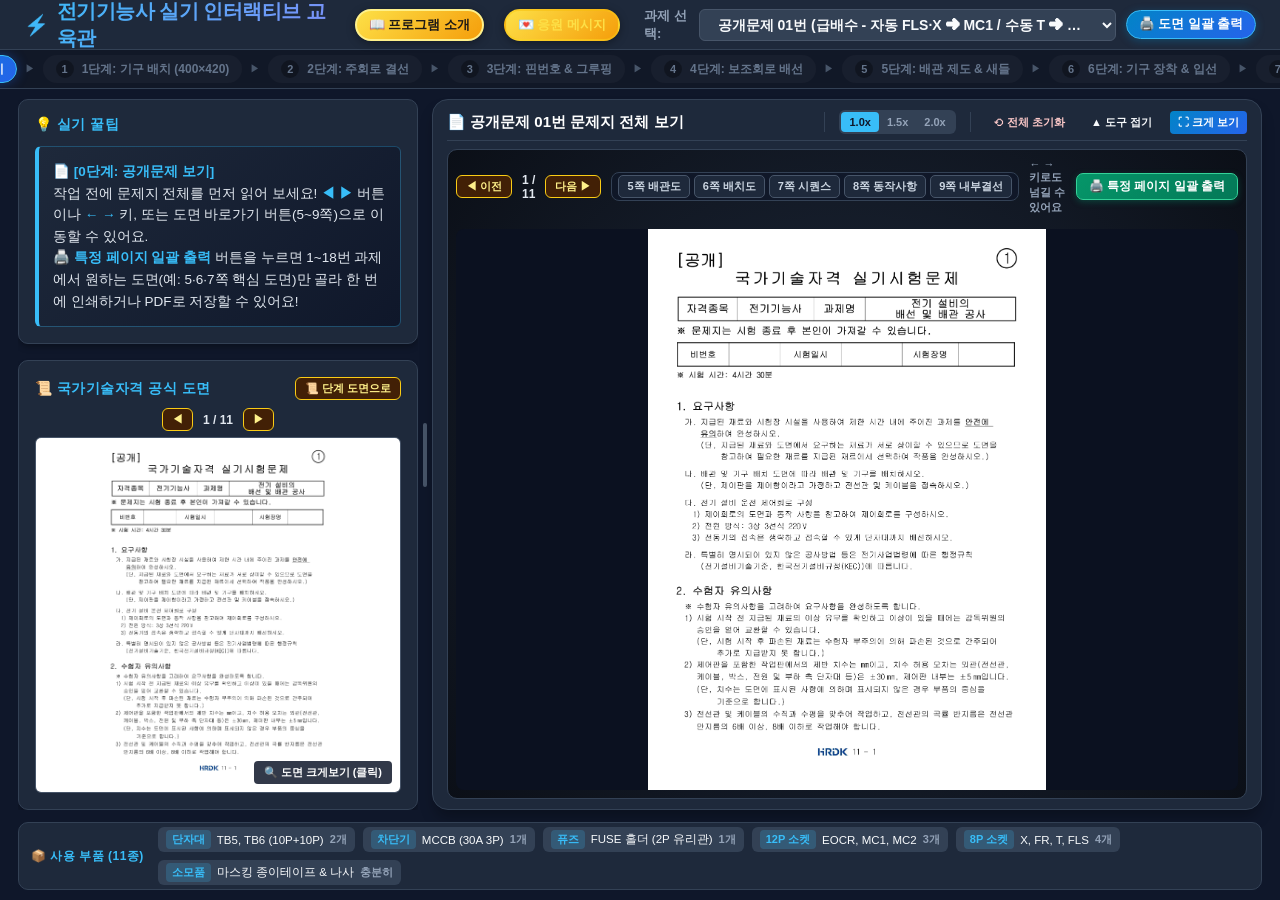
<file: index.html>
<!DOCTYPE html>
<html lang="ko">
<head>
  <meta charset="UTF-8">
  <meta name="viewport" content="width=device-width, initial-scale=1.0">
  <title>전기기능사 실기 인터랙티브 교육관 - 01번 공개문제</title>
  <link rel="stylesheet" href="css/style.css">
  <link rel="stylesheet" href="css/board.css">
</head>
<body>
  <!-- 상단 네비게이션 헤더 -->
  <header class="app-header">
    <div class="brand-section">
      <div class="brand-logo">
        <span>⚡</span> 전기기능사 실기 인터랙티브 교육관
      </div>
      <span class="brand-tag">공개 18과제 완벽 마스터</span>
      <a href="intro.html" class="intro-btn" title="이 프로그램을 만든 이유·사용법·주의사항">📖 프로그램 소개</a>
      <a href="https://calamus.ai.kr/solutions/cept#cheer" target="_blank" rel="noopener" class="intro-btn" title="제작자에게 응원의 메시지 한마디 남기기" style="border-color: rgba(250, 204, 21, 0.5); color: #fde047;">💌 응원 메시지</a>

      <!-- 문제 선택 드롭다운 -->
      <div class="problem-selector-wrapper">
        <label for="problem-select" class="select-label">과제 선택:</label>
        <select id="problem-select" class="problem-select" autocomplete="off">
          <option value="1" selected>공개문제 01번 (급배수 - 자동 FLS·X ➜ MC1 / 수동 T ➜ MC2, 트립 FR 경보)</option>
          <option value="2">공개문제 02번 (급배수 교대 - FLS·X·T ➜ FR ➜ MC1 ⇄ MC2)</option>
          <option value="3">공개문제 03번 (급수 교대 - FLS 또는 T ➜ X ➜ FR ➜ MC1 ⇄ MC2)</option>
          <option value="4">공개문제 04번 (급수 교대 - FLS·PB1 ➜ FR ➜ MC1 ⇄ MC2, T로 MC2 소자)</option>
          <option value="5">공개문제 05번 (교대 ➜ 동시 - FR 교대, t초 후 MC1·MC2 동시)</option>
          <option value="6">공개문제 06번 (동시 ➜ 교대 - 자동 MC1·MC2 동시 / 수동 t초 후 FR 교대)</option>
          <option value="7">공개문제 07번 (순차 - ① M1 ➜ ② M2 ➜ ③ 정지 반복)</option>
          <option value="8">공개문제 08번 (동시 운전 - 자동 MC1·MC2 동시·YL 점멸 / 수동 t초 후 정지)</option>
          <option value="9">공개문제 09번 (급수 - 자동 FLS ➜ MC1 / 수동 PB1 ➜ MC1, t초 후 MC2)</option>
          <option value="10">공개문제 10번 (순차/인터록 - T1, T2, X1, X2)</option>
          <option value="11">공개문제 11번 (인터록 - PB1·T1 / PB2·T2, LS1·LS2)</option>
          <option value="12">공개문제 12번 (순차 - X1·T1·MC1 ➜ X2·MC2, LS2·T2)</option>
          <option value="13">공개문제 13번 (순차 - PB1·LS1 ➜ X1·T1, LS2 ➜ MC1 / T1 ➜ X2·MC2·T2)</option>
          <option value="14">공개문제 14번 (조건 운전 - LS1·LS2 ➜ PB1 MC1 / PB2 MC2, 한시 정지)</option>
          <option value="15">공개문제 15번 (조건 운전 - LS 하나 ➜ PB1 MC1 / LS 모두 ➜ PB2 MC2)</option>
          <option value="16">공개문제 16번 (타이머 - LS1·T1 ➜ MC1 / LS2·T2 ➜ MC2·WL)</option>
          <option value="17">공개문제 17번 (배타 운전 - LS 하나만 ➜ PB1 MC1 / T1 후 PB2 MC2·WL)</option>
          <option value="18">공개문제 18번 (선택 운전 - LS1만 ➜ PB1 MC1 / LS2만 ➜ PB2 MC2, t초 후 WL)</option>
        </select>
        <button type="button" class="batch-print-trigger-btn" data-open-batch-print title="1~18번 공개문제에서 원하는 도면 페이지만 골라 한 번에 인쇄하거나 PDF로 저장합니다">
          🖨️ 도면 일괄 출력
        </button>
      </div>
    </div>

  </header>

  <!-- 7단계 파이프라인 진행 상태 바 -->
  <nav class="pipeline-bar">
    <div class="stage-step stage-step-doc" data-stage="0" id="step-btn-0">
      <span class="step-num">0</span>
      <span>📄 공개문제 보기</span>
    </div>
    <span class="step-arrow">▶</span>
    <div class="stage-step active" data-stage="1" id="step-btn-1">
      <span class="step-num">1</span>
      <span>1단계: 기구 배치 (400×420)</span>
    </div>
    <span class="step-arrow">▶</span>
    <div class="stage-step" data-stage="2" id="step-btn-2">
      <span class="step-num">2</span>
      <span>2단계: 주회로 결선</span>
    </div>
    <span class="step-arrow">▶</span>
    <div class="stage-step" data-stage="3" id="step-btn-3">
      <span class="step-num">3</span>
      <span>3단계: 핀번호 & 그루핑</span>
    </div>
    <span class="step-arrow">▶</span>
    <div class="stage-step" data-stage="4" id="step-btn-4">
      <span class="step-num">4</span>
      <span>4단계: 보조회로 배선</span>
    </div>
    <span class="step-arrow">▶</span>
    <div class="stage-step" data-stage="5" id="step-btn-5">
      <span class="step-num">5</span>
      <span>5단계: 배관 제도 & 새들</span>
    </div>
    <span class="step-arrow">▶</span>
    <div class="stage-step" data-stage="6" id="step-btn-6">
      <span class="step-num">6</span>
      <span>6단계: 기구 장착 & 입선</span>
    </div>
    <span class="step-arrow">▶</span>
    <div class="stage-step" data-stage="7" id="step-btn-7">
      <span class="step-num">7</span>
      <span>7단계: 동작 테스트</span>
    </div>
  </nav>

  <!-- 메인 작업 대시보드 레이아웃 -->
  <main class="main-layout">
    <!-- 좌측 사이드바: 도면 뷰어 & 12세 설명서 -->
    <aside class="sidebar-panel">
      <!-- 실기 꿀팁 (단계 안내) -->
      <section class="panel-card">
        <h3 class="card-title">💡 실기 꿀팁</h3>
        <div id="step-guide-box" class="guide-box">
          🪵 <b>초기 상태</b>: 가로 400mm × 세로 420mm 깨끗한 미송 제어판입니다. 아래 <b>'1. 치수선 긋기'</b> 버튼을 눌러 작업을 시작해 보세요!
        </div>
      </section>

      <!-- 공식 출제 도면 (왼쪽 영역 높이를 꽉 채움, 분할선으로 폭 조절) -->
      <section class="panel-card blueprint-card">
        <div class="card-title-row">
          <h3 class="card-title">📜 국가기술자격 공식 도면</h3>
          <button id="btn-doc-toggle" class="doc-toggle" title="공개문제 문제지 전체를 페이지 넘겨 보기">📄 문제지 전체</button>
        </div>
        <div class="doc-nav" id="doc-nav-side">
          <button class="doc-prev" title="이전 페이지">◀</button>
          <span class="doc-page-label">1 / 11</span>
          <button class="doc-next" title="다음 페이지">▶</button>
        </div>
        <div class="blueprint-thumbnail-wrapper" id="blueprint-btn" title="클릭하면 원본 도면이 크게 열립니다!">
          <img src="assets/images/board_layout.png" alt="제어판 내부 기구 배치도" class="blueprint-thumbnail" id="blueprint-img">
          <div class="blueprint-badge">🔍 도면 크게보기 (클릭)</div>
        </div>
      </section>

    </aside>

    <!-- 공식 도면 ↔ 작업 화면 크기 조절 손잡이 (좌우로 끌기, 더블클릭 = 기본 크기) -->
    <div class="layout-splitter" id="layout-splitter" title="좌우로 끌어 공식 도면/작업 화면 크기 조절 (더블클릭: 기본 크기)"><span></span></div>

    <!-- 우측 메인 작업 영역: 400x420 실물 제어판 시뮬레이터 -->
    <section class="workbench-area">
      <!-- 작업대 헤더 -->
      <div class="workbench-header">
        <div class="workbench-title-group">
          <h2>🪵 제어판 기구 배치 시뮬레이터 (400mm × 420mm)</h2>
          <p>치수선 제도 → 기구 부착(홈 방향 확인) → 마스킹 테이프 이름표 → 배관도 단자대 마킹</p>
        </div>

        <!-- 뷰 컨트롤: 배속 조절 및 줌(확대/축소) 컨트롤 -->
        <div class="view-controls">
          <!-- 돋보기 확대/축소 컨트롤 -->
          <div class="zoom-controls">
            <button id="btn-zoom-in" class="zoom-btn" title="기판 확대 (마우스 휠 업)">🔍+</button>
            <span id="zoom-level-label" class="zoom-label">100%</span>
            <button id="btn-zoom-out" class="zoom-btn" title="기판 축소 (마우스 휠 다운)">🔍-</button>
            <button id="btn-zoom-reset" class="zoom-btn" title="원래 크기로 리셋">100%</button>
            <button id="btn-focus-tb5" class="zoom-btn focus-btn" title="상단 단자대(TB5) 확대보기">상단TB5 🔍</button>
            <button id="btn-focus-tb6" class="zoom-btn focus-btn" title="하단 단자대(TB6) 확대보기">하단TB6 🔍</button>
          </div>

          <div style="width: 1px; height: 20px; background: var(--border-color); margin: 0 4px;"></div>

          <!-- 배속 조절 -->
          <div class="speed-btn-group">
            <button class="speed-btn active" data-speed="1.0">1.0x</button>
            <button class="speed-btn" data-speed="1.5">1.5x</button>
            <button class="speed-btn" data-speed="2.0">2.0x</button>
          </div>

          <div style="width: 1px; height: 20px; background: var(--border-color); margin: 0 4px;"></div>

          <button id="btn-reset-all" class="zoom-btn layout-btn reset-all-btn" title="모든 단계의 작업을 처음 상태로 되돌립니다">⟲ 전체 초기화</button>

          <!-- 화면 공간 확보: 단계 버튼 접기 · 크게 보기(집중 모드) -->
          <button id="btn-toggle-toolbar" class="zoom-btn layout-btn" title="단계 버튼 영역 접기/펼치기">▲ 도구 접기</button>
          <button id="btn-focus-mode" class="zoom-btn layout-btn focus-mode-btn" title="상단 메뉴·사이드바를 숨기고 작업 화면을 크게 보기 (단축키 F, 나가기 Esc)">⛶ 크게 보기</button>
        </div>
      </div>

      <!-- 크게 보기 모드 전용: 꿀팁 안내 미니 창 (사이드바 내용 자동 복사) -->
      <div id="focus-guide" class="focus-guide">
        <button id="focus-guide-toggle" class="focus-guide-toggle" title="안내 창 접기/펼치기">💡 안내 ▾</button>
        <div id="focus-guide-box" class="focus-guide-box"></div>
      </div>

      <!-- 1단계 인터랙션 툴바 -->
      <div class="action-toolbar" id="stage1-toolbar">
        <button id="btn-play-all" class="btn btn-primary">
          <span>▶</span> 전체 자동 시연
        </button>
        <button id="btn-draw-lines" class="btn btn-secondary">
          <span>📐</span> 1. 치수선 긋기
        </button>
        <button id="btn-mount-comps" class="btn btn-secondary">
          <span>🔩</span> 2. 기구 부착
        </button>
        <button id="btn-masking-tape" class="btn btn-secondary">
          <span>🏷️</span> 3. 기구 이름표
        </button>
        <button id="btn-terminal-marks" class="btn btn-accent">
          <span>✍️</span> 4. 단자대 핀 마킹 (배관도 연동)
        </button>
        <button id="btn-reset" class="btn btn-danger">
          <span>↺</span> 기판 초기화
        </button>
        <button id="btn-goto-stage2" class="btn btn-primary" style="background: linear-gradient(135deg, #0284c7, #2563eb); margin-left: auto;">
          <span>⚡</span> 2단계 주회로 결선 진행 ▶
        </button>
      </div>

      <!-- 2단계 주회로 결선 인터랙션 툴바 -->
      <div class="action-toolbar" id="stage2-toolbar" style="display: none; flex-wrap: wrap; gap: 8px;">
        <button id="btn-stage2-play-all" class="btn btn-primary">
          <span>▶</span> 주회로 전체 결선 시연
        </button>
        <button id="btn-stage2-step1" class="btn btn-success" style="background: #15803d; color: #fff; border-color: #eab308;">
          <span>1.</span> ⚡ PE 접지선 결선 (최우선)
        </button>
        <button id="btn-stage2-step2" class="btn btn-secondary">
          <span>2.</span> TB1 ➜ MCCB 1차
        </button>
        <button id="btn-stage2-step3" class="btn btn-secondary">
          <span>3.</span> MCCB ➜ EOCR
        </button>
        <button id="btn-stage2-step4" class="btn btn-accent">
          <span>4.</span> 퓨즈 1차 분기 (EOCR 우측)
        </button>
        <button id="btn-stage2-step5" class="btn btn-secondary">
          <span>5.</span> EOCR ➜ MC1, MC2
        </button>
        <button id="btn-stage2-step6" class="btn btn-secondary">
          <span>6.</span> MC ➜ TB2, TB3 모터
        </button>
        
        <button id="btn-stage2-continuity" class="btn btn-success" style="background: linear-gradient(135deg, #16a34a, #15803d); border: 1px solid #4ade80;" title="결선 후 벨 테스터로 구간별 도통 확인 (TB1➜MCCB➜EOCR, 퓨즈 상단, EOCR➜MC1·MC2, MC➜TB2·TB3, 접지)">
          <span>🔔</span> 주회로 도통 테스트
        </button>

        <!-- 상별 필터 버튼 그룹 -->
        <div class="phase-filter-group" style="display: inline-flex; gap: 4px; background: rgba(15,23,42,0.6); padding: 3px; border-radius: 6px; border: 1px solid rgba(255,255,255,0.1);">
          <span style="font-size: 11px; color: #94a3b8; align-self: center; padding: 0 4px; font-weight: bold;">상별 필터:</span>
          <button class="filter-btn active" data-phase="ALL">전체</button>
          <button class="filter-btn phase-pe" data-phase="PE" style="color: #22c55e; font-weight: bold;">PE(녹황)</button>
          <button class="filter-btn phase-l1" data-phase="L1" style="color: #d97706;">L1(갈)</button>
          <button class="filter-btn phase-l2" data-phase="L2" style="color: #cbd5e1;">L2(흑)</button>
          <button class="filter-btn phase-l3" data-phase="L3" style="color: #94a3b8;">L3(회)</button>
        </div>

        <button id="btn-stage2-clear" class="btn btn-danger">
          <span>↺</span> 배선 초기화
        </button>
        <button id="btn-goto-stage1" class="btn btn-secondary">
          <span>◀</span> 1단계 기구배치로
        </button>
        <button id="btn-goto-stage3" class="btn btn-primary" style="background: linear-gradient(135deg, #0284c7, #2563eb); margin-left: auto;">
          <span>📜</span> 3단계 핀번호 & 그루핑 진행 ▶
        </button>
      </div>

      <!-- 3단계 핀번호 & 그루핑 인터랙션 툴바 -->
      <div class="action-toolbar" id="stage3-toolbar" style="display: none; flex-wrap: wrap; gap: 8px;">
        <button id="btn-stage3-play-all" class="btn btn-primary">
          <span>▶</span> 전체 핀번호 & 그루핑 시연
        </button>
        <button id="btn-stage3-write-pins" class="btn btn-accent">
          <span>✍️</span> 핀번호 전체 쓰기
        </button>
        <button id="btn-stage3-reset" class="btn btn-secondary" style="border-color: #facc15; color: #fef08a;" title="공식 정답(핀번호·그루핑·공통)을 숨기고 도면 위에 펜·형광펜·지우개로 직접 필기하며 연습합니다">
          <span>✏️</span> 초기화 (연습 모드)
        </button>
        <button id="btn-stage3-ref-internal" class="btn btn-secondary">
          <span>📖</span> 기구 내부결선도 보기
        </button>
        <button id="btn-goto-stage2-back" class="btn btn-secondary">
          <span>◀</span> 2단계 주회로로
        </button>
        <button id="btn-goto-stage4" class="btn btn-primary" style="background: linear-gradient(135deg, #f59e0b, #d97706); margin-left: auto;">
          <span>⚡</span> 4단계 보조회로 배선 진행 ▶
        </button>
      </div>

      <!-- 4단계 보조회로 배선 인터랙션 툴바 -->
      <div class="action-toolbar" id="stage4-toolbar" style="display: none; flex-wrap: wrap; gap: 8px;">
        <button id="btn-stage4-play-all" class="btn btn-primary" style="background: linear-gradient(135deg, #f59e0b, #d97706); border: none;">
          <span>▶</span> 보조회로 전체 자동 배선
        </button>
        <button id="btn-stage4-fls" class="btn btn-accent" style="background: linear-gradient(135deg, #0284c7, #2563eb); border: 1px solid #60a5fa;">
          <span>⚡</span> [최우선] FLS 7·8·1
        </button>
        
        <!-- 15대 그루핑 칩 선택 바 -->
        <div class="aux-group-chips" style="display: inline-flex; flex-wrap: wrap; gap: 4px; background: rgba(15,23,42,0.7); padding: 3px 6px; border-radius: 6px; border: 1px solid rgba(255,255,255,0.1); align-items: center;">
          <span style="font-size: 11px; color: #fbbf24; font-weight: bold; padding: 0 4px;">전위 루프:</span>
          <button class="stage4-group-chip" data-group="1" style="background: #1e293b; border: 1px solid #64748b; color: #f8fafc; font-size: 11px; font-weight: 800; padding: 2px 7px; border-radius: 12px; cursor: pointer;">①</button>
          <button class="stage4-group-chip" data-group="2" style="background: #1e293b; border: 1px solid #64748b; color: #f8fafc; font-size: 11px; font-weight: 800; padding: 2px 7px; border-radius: 12px; cursor: pointer;">②</button>
          <button class="stage4-group-chip" data-group="3" style="background: #1e293b; border: 1px solid #64748b; color: #f8fafc; font-size: 11px; font-weight: 800; padding: 2px 7px; border-radius: 12px; cursor: pointer;">③</button>
          <button class="stage4-group-chip" data-group="4" style="background: #1e293b; border: 1px solid #64748b; color: #f8fafc; font-size: 11px; font-weight: 800; padding: 2px 7px; border-radius: 12px; cursor: pointer;">④</button>
          <button class="stage4-group-chip" data-group="5" style="background: #1e293b; border: 1px solid #64748b; color: #f8fafc; font-size: 11px; font-weight: 800; padding: 2px 7px; border-radius: 12px; cursor: pointer;">⑤</button>
          <button class="stage4-group-chip" data-group="6" style="background: #1e293b; border: 1px solid #64748b; color: #f8fafc; font-size: 11px; font-weight: 800; padding: 2px 7px; border-radius: 12px; cursor: pointer;">⑥</button>
          <button class="stage4-group-chip" data-group="7" style="background: #1e293b; border: 1px solid #64748b; color: #f8fafc; font-size: 11px; font-weight: 800; padding: 2px 7px; border-radius: 12px; cursor: pointer;">⑦</button>
          <button class="stage4-group-chip" data-group="8" style="background: #1e293b; border: 1px solid #64748b; color: #f8fafc; font-size: 11px; font-weight: 800; padding: 2px 7px; border-radius: 12px; cursor: pointer;">⑧</button>
          <button class="stage4-group-chip" data-group="9" style="background: #1e293b; border: 1px solid #64748b; color: #f8fafc; font-size: 11px; font-weight: 800; padding: 2px 7px; border-radius: 12px; cursor: pointer;">⑨</button>
          <button class="stage4-group-chip" data-group="10" style="background: #1e293b; border: 1px solid #64748b; color: #f8fafc; font-size: 11px; font-weight: 800; padding: 2px 7px; border-radius: 12px; cursor: pointer;">⑩</button>
          <button class="stage4-group-chip" data-group="11" style="background: #1e293b; border: 1px solid #64748b; color: #f8fafc; font-size: 11px; font-weight: 800; padding: 2px 7px; border-radius: 12px; cursor: pointer;">⑪</button>
          <button class="stage4-group-chip" data-group="12" style="background: #1e293b; border: 1px solid #64748b; color: #f8fafc; font-size: 11px; font-weight: 800; padding: 2px 7px; border-radius: 12px; cursor: pointer;">⑫</button>
          <button class="stage4-group-chip" data-group="13" style="background: #1e293b; border: 1px solid #64748b; color: #f8fafc; font-size: 11px; font-weight: 800; padding: 2px 7px; border-radius: 12px; cursor: pointer;">⑬</button>
          <button class="stage4-group-chip" data-group="14" style="background: #1e293b; border: 1px solid #64748b; color: #f8fafc; font-size: 11px; font-weight: 800; padding: 2px 7px; border-radius: 12px; cursor: pointer;">⑭</button>
          <button class="stage4-group-chip" data-group="15" style="background: #1e293b; border: 1px solid #64748b; color: #f8fafc; font-size: 11px; font-weight: 800; padding: 2px 7px; border-radius: 12px; cursor: pointer;">⑮</button>
          <button id="btn-stage4-show-all" title="배선한 보조회로 전체 보기" style="background: linear-gradient(135deg, #0284c7, #2563eb); border: 1px solid #38bdf8; color: #ffffff; font-size: 11px; font-weight: 800; padding: 2px 9px; border-radius: 12px; cursor: pointer;">전체</button>
        </div>

        <button id="btn-stage4-tester" class="btn btn-success" style="background: linear-gradient(135deg, #16a34a, #15803d); border: 1px solid #4ade80;">
          <span>🔔</span> 벨 테스터 (도통 시험)
        </button>
        <button id="btn-stage4-toggle-main" class="btn btn-secondary" style="border: 1px solid #475569; background: #1e293b; color: #f8fafc;" title="주회로 결선 숨기기/보기 (보조회로 관찰 집중)">
          <span id="icon-toggle-main">👁️</span> <span id="label-toggle-main">주회로 숨김</span>
        </button>
        <button id="btn-stage4-toggle-dir" class="btn btn-secondary active" style="border: 1px solid #eab308; background: #451a03; color: #fef08a;" title="전선 진행 방향 화살표 및 단자 순번 뱃지 표시">
          <span>🧭</span> 방향·순번 ON
        </button>
        <button id="btn-stage4-clear" class="btn btn-danger">
          <span>↺</span> 배선 초기화
        </button>
        <button id="btn-goto-stage3-back" class="btn btn-secondary">
          <span>◀</span> 3단계 핀번호로
        </button>
        <button id="btn-goto-stage5" class="btn btn-primary" style="background: linear-gradient(135deg, #8b5cf6, #6d28d9); margin-left: auto;">
          <span>📐</span> 5단계 배관 & 새들 진행 ▶
        </button>
      </div>

      <!-- 5단계 배관 제도 & 새들 인터랙션 툴바 -->
      <div class="action-toolbar" id="stage5-toolbar" style="display: none; flex-wrap: wrap; gap: 8px;">
        <button id="btn-stage5-play-all" class="btn btn-primary" style="background: linear-gradient(135deg, #8b5cf6, #6d28d9); border: none;">
          <span>▶</span> 5단계 전체 자동 시연
        </button>
        <button id="btn-stage5-step1" class="btn btn-secondary">
          <span>1.</span> 🔩 배전반 고정 (4×24 4개)
        </button>
        <button id="btn-stage5-step2" class="btn btn-secondary">
          <span>2.</span> 📐 수평선 & 배관선 긋기 (먹줄)
        </button>
        <button id="btn-stage5-step3" class="btn btn-accent" style="background: linear-gradient(135deg, #d97706, #b45309); border: 1px solid #f59e0b;">
          <span>3.</span> ✍️ 외부단자 & 새들 마킹 (커버 대기법)
        </button>
        <button id="btn-stage5-step4" class="btn btn-secondary">
          <span>4.</span> 📦 외부기구 고정 (단자대4·J박스1·박스4)
        </button>
        <button id="btn-stage5-step5" class="btn btn-secondary">
          <span>5.</span> 🛠️ 전체 새들 1차 고정 (바깥쪽 1개씩)
        </button>
        <button id="btn-stage5-step6" class="btn btn-secondary">
          <span>6.</span> 🔗 커넥터 접속 (PE 6 · CD 7)
        </button>
        <button id="btn-stage5-step7" class="btn btn-accent" style="background: linear-gradient(135deg, #0284c7, #0369a1); border: 1px solid #38bdf8;">
          <span>7.</span> 🚰 배관 설치 & ③ 케이블 장착
        </button>
        <button id="btn-stage5-follow" class="btn btn-secondary" title="시연 중 작업하는 부분으로 화면을 확대해 따라가기">
          <span>🎥</span> 따라가며 보기 ON
        </button>
        <button id="btn-stage5-clear" class="btn btn-danger">
          <span>↺</span> 제도 초기화
        </button>
        <button id="btn-goto-stage4-back" class="btn btn-secondary">
          <span>◀</span> 4단계 보조회로로
        </button>
        <button id="btn-goto-stage6" class="btn btn-primary" style="background: linear-gradient(135deg, #059669, #047857); margin-left: auto;">
          <span>⚡</span> 6단계 기구장착 & 입선 진행 ▶
        </button>
      </div>

      <!-- 6단계: 외부단자 가조립 · 입선 · 결선 · 박스 뚜껑 (5단계 벽면 위에서 이어서 작업) -->
      <div class="action-toolbar" id="stage6-toolbar" style="display: none; flex-wrap: wrap; gap: 8px;">
        <button id="btn-stage6-play-all" class="btn btn-primary" style="background: linear-gradient(135deg, #059669, #047857); border: none;">
          <span>▶</span> 6단계 전체 자동 시연
        </button>
        <button id="btn-stage6-step1" class="btn btn-secondary">
          <span>1.</span> 🔧 외부단자 가조립
        </button>
        <button id="btn-stage6-step2" class="btn btn-accent" style="background: linear-gradient(135deg, #ca8a04, #a16207); border: 1px solid #facc15;">
          <span>2.</span> 🧵 전선 입선 (먼 쪽부터)
        </button>
        <button id="btn-stage6-step3" class="btn btn-secondary">
          <span>3.</span> ✂️ 탈피 & 결선 (공통선 먼저)
        </button>
        <button id="btn-stage6-step4" class="btn btn-secondary">
          <span>4.</span> 📦 박스 뚜껑 결합
        </button>
        <button id="btn-stage6-step5" class="btn btn-success" style="background: linear-gradient(135deg, #16a34a, #15803d); border: 1px solid #4ade80;" title="필수: MCCB ON 상태에서 TB1 인입선 갈·회 ➜ 퓨즈 2차 도통 확인 (퓨즈 결합·보조회로 전원 확인)">
          <span>5.</span> 🔔 최종 도통 테스트 (MCCB ON)
        </button>
        <button id="btn-stage6-follow" class="btn btn-secondary" title="시연 중 작업하는 부분으로 화면을 확대해 따라가기 (5단계와 공통 설정)">
          <span>🎥</span> 따라가며 보기 ON
        </button>
        <button id="btn-stage6-clear" class="btn btn-danger">
          <span>↺</span> 입선 초기화
        </button>
        <button id="btn-goto-stage5-back" class="btn btn-secondary">
          <span>◀</span> 5단계 배관으로
        </button>
        <button id="btn-goto-stage7" class="btn btn-primary" style="background: linear-gradient(135deg, #0284c7, #2563eb); margin-left: auto;">
          <span>⚡</span> 7단계 동작 테스트 ▶
        </button>
      </div>

      <!-- 7단계: 전원 투입 & 동작 테스트 -->
      <div class="action-toolbar" id="stage7-toolbar" style="display: none; flex-wrap: wrap; gap: 8px;">
        <button id="btn-stage7-all" class="btn btn-primary" style="background: linear-gradient(135deg, #0284c7, #2563eb); border: none;">
          <span>📋</span> 동작 사항 전체 테스트
        </button>
        <button id="btn-stage7-next" class="btn btn-accent" style="background: linear-gradient(135deg, #16a34a, #15803d); border: 1px solid #4ade80;">
          <span>▶</span> 다음 단계 테스트
        </button>
        <button id="btn-stage7-reset" class="btn btn-danger">
          <span>↺</span> 동작 초기화
        </button>
        <button id="btn-goto-stage6-back" class="btn btn-secondary">
          <span>◀</span> 6단계 입선으로
        </button>
      </div>

      <!-- 실물 기판 SVG 렌더링 뷰포트 (1단계, 2단계, 4단계용) -->
      <div id="board-stage-container" class="board-stage-container">
        <!-- SVG가 동적으로 주입됩니다 -->
      </div>

      <!-- 시퀀스 회로도 뷰포트 (3단계용) -->
      <div id="sequence-stage-container" class="board-stage-container" style="display: none; padding: 12px; background: #0f172a;">
        <!-- 시퀀스 회로도 및 그루핑 뷰가 주입됩니다 -->
      </div>

      <!-- 실기 시험장 벽면 합판 배관 제도 뷰포트 (5단계, 6단계용: 1800×1600mm) -->
      <div id="piping-stage-container" class="board-stage-container" style="display: none; padding: 10px; background: radial-gradient(circle at center, #1e293b 0%, #0b0f17 100%);">
        <!-- 벽면 작업판 및 배관 제도 SVG가 동적으로 주입됩니다 -->
      </div>

      <!-- 0단계: 공개문제 문제지 전체 보기 (페이지 넘김) -->
      <div id="doc-stage-container" class="board-stage-container" style="display: none; cursor: default; flex-direction: column; gap: 8px; padding: 8px;">
        <div class="doc-nav doc-nav-main" id="doc-nav-main">
          <button class="doc-prev">◀ 이전</button>
          <span class="doc-page-label">1 / 11</span>
          <button class="doc-next">다음 ▶</button>
          <div class="doc-quick-pages" title="주요 도면 페이지로 바로 이동">
            <button type="button" class="doc-jump-btn" data-doc-jump="5">5쪽 배관도</button>
            <button type="button" class="doc-jump-btn" data-doc-jump="6">6쪽 배치도</button>
            <button type="button" class="doc-jump-btn" data-doc-jump="7">7쪽 시퀀스</button>
            <button type="button" class="doc-jump-btn" data-doc-jump="8">8쪽 동작사항</button>
            <button type="button" class="doc-jump-btn" data-doc-jump="9">9쪽 내부결선</button>
          </div>
          <span class="doc-hint">← → 키로도 넘길 수 있어요</span>
          <button type="button" class="doc-batch-print-btn" data-open-batch-print title="1~18번 공개문제에서 특정 페이지만 골라 일괄 인쇄/PDF 저장">
            🖨️ 특정 페이지 일괄 출력
          </button>
        </div>
        <div class="doc-page-wrap"><img id="doc-page-main" alt="공개문제 페이지"></div>
      </div>

      <!-- 7단계: 시퀀스 도면 전류 흐름 + 조작반 (동적으로 주입) -->
      <div id="operation-stage-container" class="board-stage-container" style="display: none; padding: 10px; cursor: default; background: radial-gradient(circle at center, #1e293b 0%, #0b0f17 100%);"></div>
    </section>

    <!-- 하단: 이번 단계 사용 부품 (가로로 길게, 한눈에) -->
    <section class="parts-strip">
      <h3 class="card-title">📦 사용 부품 (11종)</h3>
      <div class="parts-chips">
        <div class="parts-chip"><span class="comp-tag">단자대</span><span>TB5, TB6 (10P+10P)</span><b>2개</b></div>
        <div class="parts-chip"><span class="comp-tag">차단기</span><span>MCCB (30A 3P)</span><b>1개</b></div>
        <div class="parts-chip"><span class="comp-tag">퓨즈</span><span>FUSE 홀더 (2P 유리관)</span><b>1개</b></div>
        <div class="parts-chip"><span class="comp-tag">12P 소켓</span><span>EOCR, MC1, MC2</span><b>3개</b></div>
        <div class="parts-chip"><span class="comp-tag">8P 소켓</span><span>X, FR, T, FLS</span><b>4개</b></div>
        <div class="parts-chip"><span class="comp-tag">소모품</span><span>마스킹 종이테이프 & 나사</span><b>충분히</b></div>
      </div>
    </section>
  </main>

  <!-- 원본 시험 도면 모달 팝업 -->
  <div id="blueprint-modal" class="modal-overlay">
    <div class="modal-content">
      <div class="modal-header">
        <h3 id="modal-title" style="font-size: 16px; font-weight: 800;">공식 도면: 2) 제어판 내부 기구 배치도</h3>
        <button id="modal-close-btn" class="btn btn-secondary" style="padding: 4px 10px;">✕ 닫기</button>
      </div>
      <div class="modal-body">
        <img id="modal-img" src="assets/images/board_layout.png" alt="공식 도면">
      </div>
    </div>
  </div>

  <!-- 부품 정보 툴팁 -->
  <div id="comp-tooltip" class="comp-tooltip"></div>

  <!-- 스크립트 모듈 로드 -->
  <script type="module" src="js/app.js"></script>
</body>
</html>
</file>
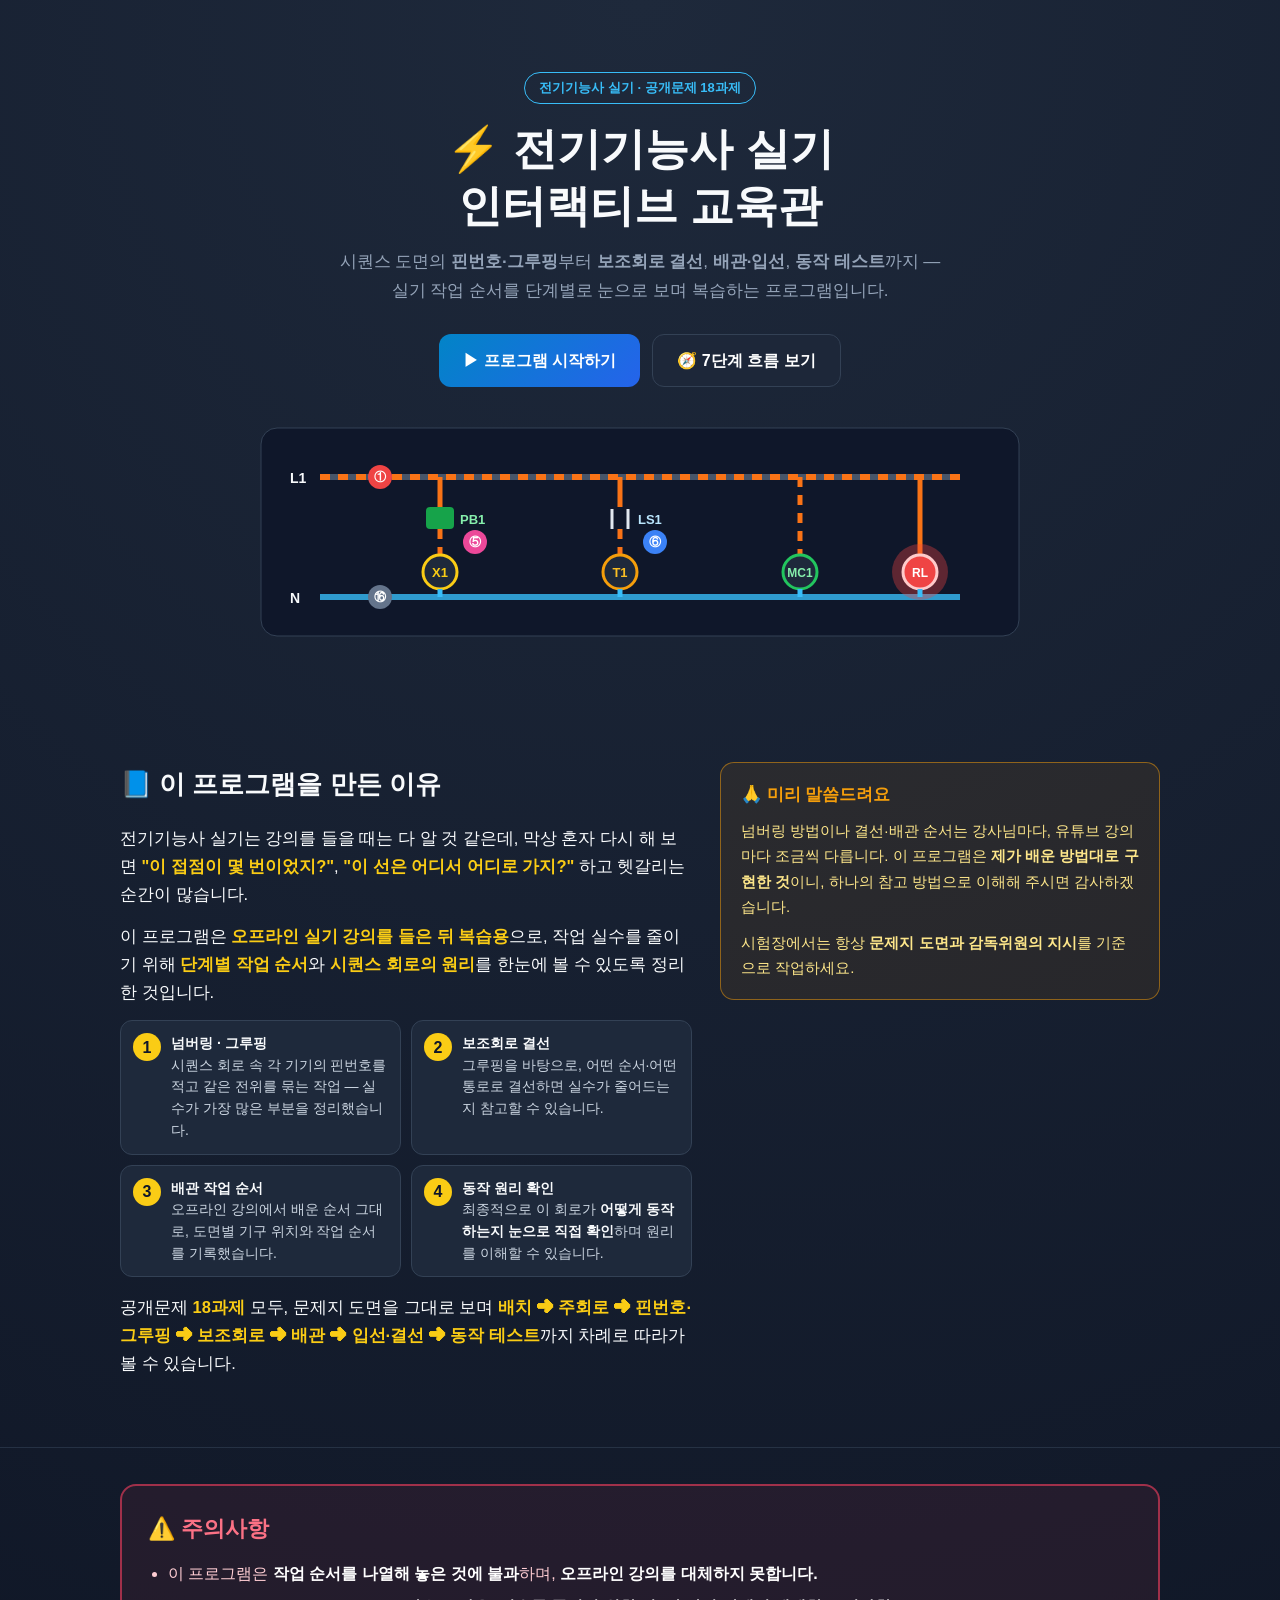
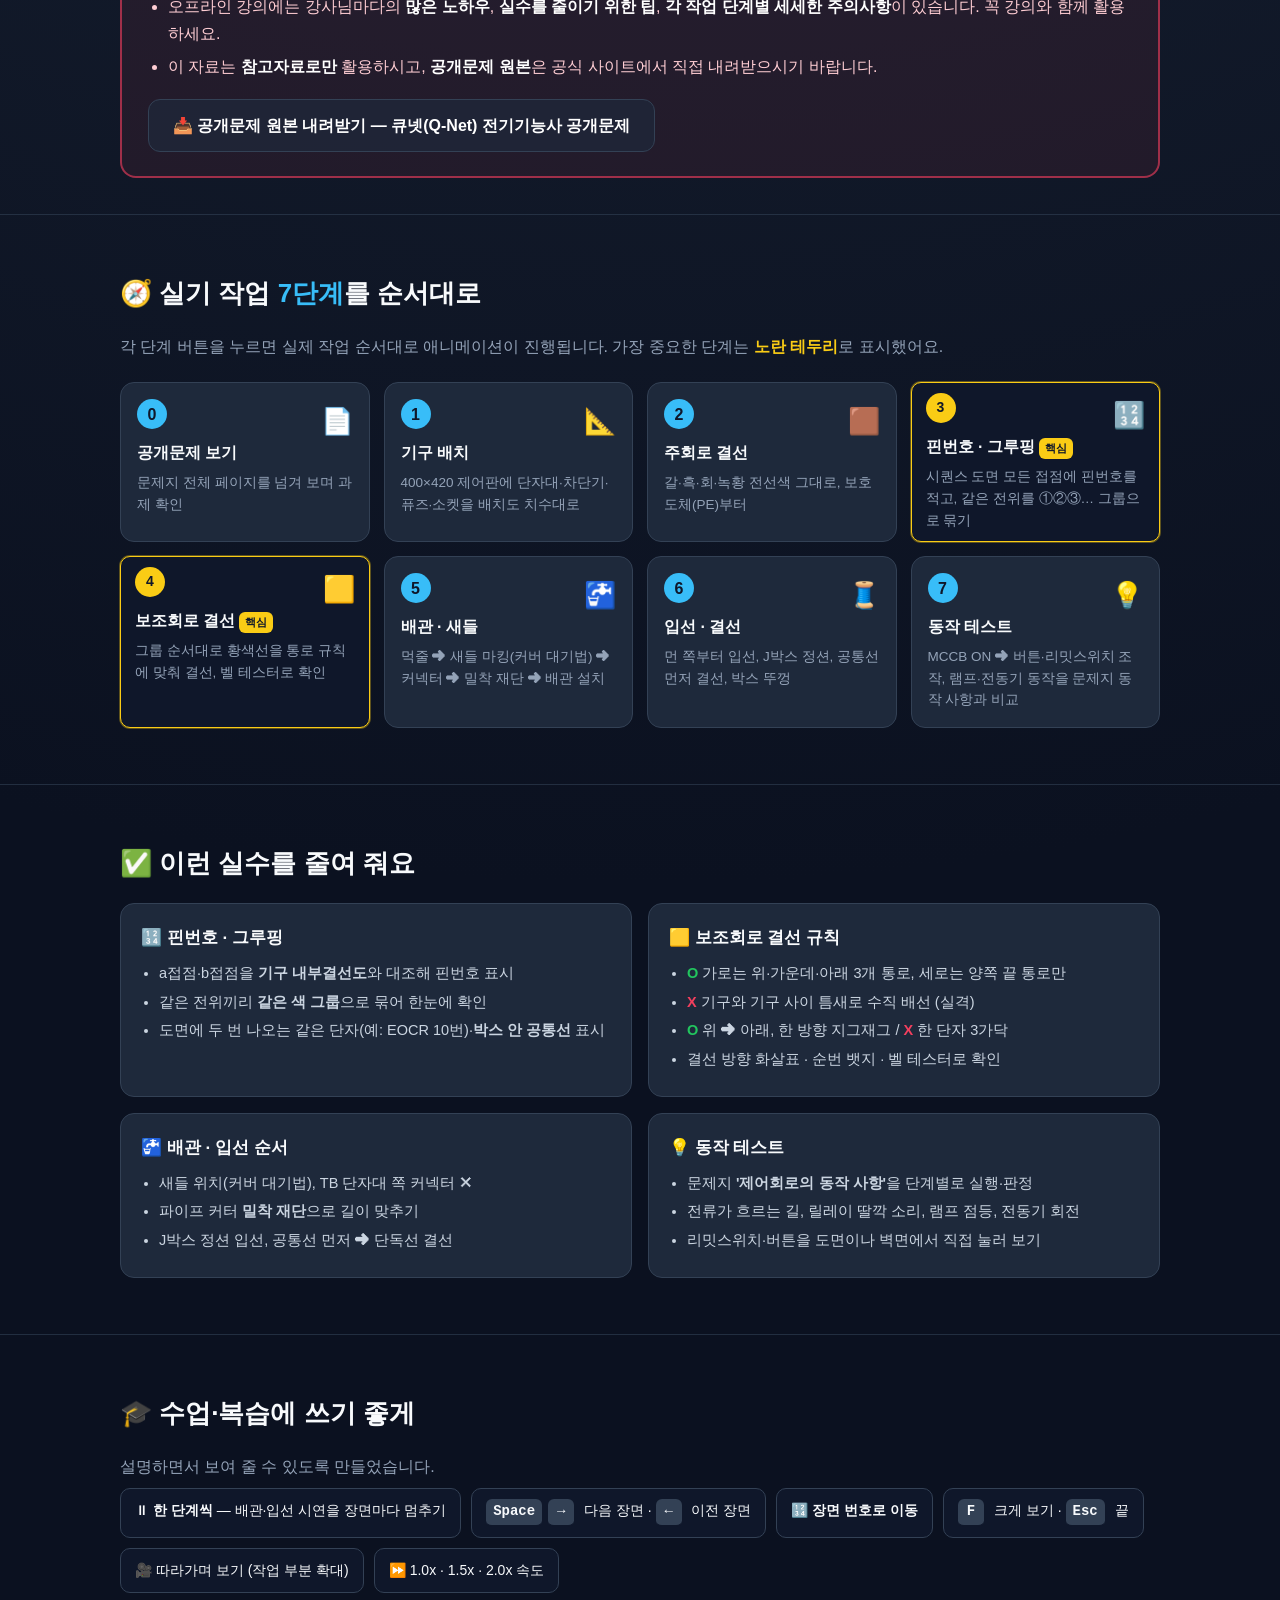
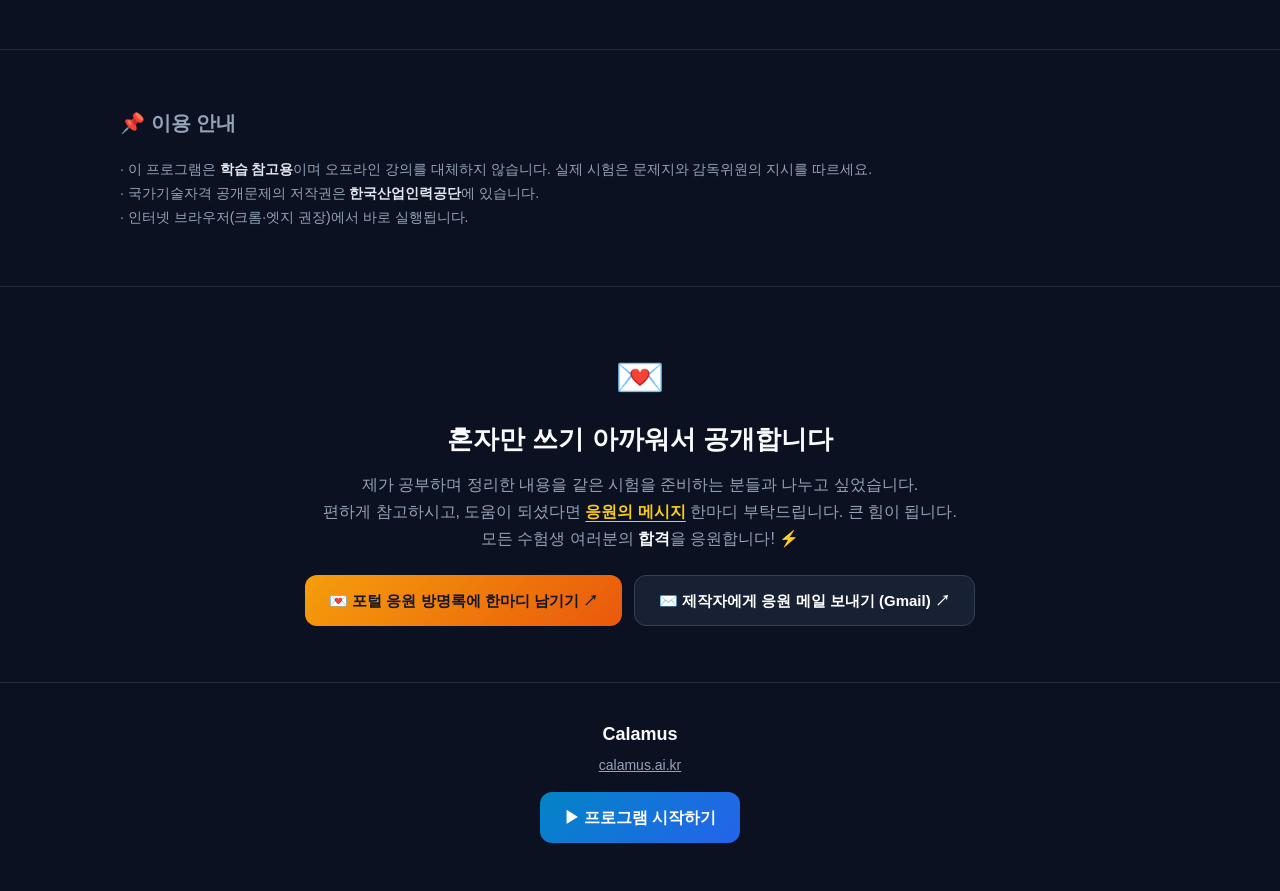
<file: intro.html>
<!DOCTYPE html>
<html lang="ko">
<head>
  <meta charset="UTF-8">
  <meta name="viewport" content="width=device-width, initial-scale=1.0">
  <title>전기기능사 실기 인터랙티브 교육관 — 프로그램 소개</title>
  <style>
    :root {
      --bg: #0b1120;
      --bg2: #0f172a;
      --card: #1e293b;
      --line: #334155;
      --text: #f8fafc;
      --muted: #94a3b8;
      --blue: #38bdf8;
      --amber: #f59e0b;
      --green: #22c55e;
      --rose: #f43f5e;
      --yellow: #facc15;
    }
    * { box-sizing: border-box; margin: 0; padding: 0; }
    body {
      background: radial-gradient(circle at top, #1e293b 0%, var(--bg) 60%);
      color: var(--text);
      font-family: 'Pretendard', 'Malgun Gothic', sans-serif;
      line-height: 1.7;
    }
    a { color: inherit; }
    .wrap { max-width: 1080px; margin: 0 auto; padding: 0 20px; }
    section { padding: 56px 0; border-bottom: 1px solid rgba(51, 65, 85, 0.6); }
    h2 { font-size: 26px; margin-bottom: 18px; }
    h2 .em { color: var(--blue); }
    .lead { color: var(--muted); font-size: 16px; }

    /* 상단 */
    .hero { padding: 72px 0 60px; text-align: center; }
    .hero .badge {
      display: inline-block; padding: 4px 14px; border-radius: 999px;
      border: 1px solid var(--blue); color: var(--blue); font-size: 13px; font-weight: 700; margin-bottom: 16px;
    }
    .hero h1 { font-size: clamp(28px, 5vw, 44px); line-height: 1.3; margin-bottom: 14px; }
    .hero h1 .bolt { color: var(--yellow); }
    .hero p { color: var(--muted); font-size: 17px; max-width: 720px; margin: 0 auto 28px; }
    .btns { display: flex; gap: 12px; justify-content: center; flex-wrap: wrap; }
    .btn {
      display: inline-flex; align-items: center; gap: 8px; padding: 12px 24px; border-radius: 12px;
      font-weight: 800; font-size: 16px; text-decoration: none; border: 1px solid var(--line); color: #fff;
    }
    .btn.primary { background: linear-gradient(135deg, #0284c7, #2563eb); border: none; }
    .btn.ghost { background: rgba(30, 41, 59, 0.7); }
    .btn:hover { filter: brightness(1.12); }

    /* 회로 미리보기 그림 */
    .hero-art { margin: 40px auto 0; max-width: 760px; }
    .hero-art svg { width: 100%; height: auto; }
    .flow { stroke-dasharray: 10 8; animation: flow 1.2s linear infinite; }
    @keyframes flow { to { stroke-dashoffset: -36; } }
    .lamp-glow { animation: glow 1.4s ease-in-out infinite; }
    @keyframes glow { 50% { opacity: 0.35; } }

    /* 소개 글 */
    .about { display: grid; grid-template-columns: 1.3fr 1fr; gap: 28px; align-items: start; }
    .about .text p { margin-bottom: 14px; font-size: 16.5px; }
    .about .text b { color: var(--yellow); }
    .purpose { display: grid; grid-template-columns: 1fr 1fr; gap: 10px; margin: 6px 0 16px; }
    .purpose div { display: flex; gap: 10px; background: var(--card); border: 1px solid var(--line); border-radius: 12px; padding: 12px; }
    .purpose span {
      flex: 0 0 28px; height: 28px; border-radius: 50%; background: var(--yellow); color: #0f172a;
      display: flex; align-items: center; justify-content: center; font-weight: 900;
    }
    .purpose p { margin: 0 !important; font-size: 14px !important; color: #cbd5e1; line-height: 1.55; }
    .purpose p b { color: var(--text) !important; }
    @media (max-width: 560px) { .purpose { grid-template-columns: 1fr; } }
    .warn {
      background: rgba(244, 63, 94, 0.08); border: 2px solid rgba(244, 63, 94, 0.6); border-radius: 16px; padding: 24px 26px;
    }
    .warn h2 { color: #fb7185; font-size: 22px; margin-bottom: 12px; }
    .warn ul { padding-left: 20px; margin-bottom: 18px; }
    .warn li { margin: 6px 0; font-size: 16px; color: #fecdd3; }
    .warn li b { color: #fff; }
    .note {
      background: rgba(245, 158, 11, 0.08); border: 1px solid rgba(245, 158, 11, 0.5);
      border-radius: 14px; padding: 18px 20px;
    }
    .note h3 { color: var(--amber); font-size: 17px; margin-bottom: 8px; }
    .note p { color: #fde68a; font-size: 15px; }

    /* 7단계 흐름 */
    .steps { display: grid; grid-template-columns: repeat(4, 1fr); gap: 14px; }
    .step {
      background: var(--card); border: 1px solid var(--line); border-radius: 14px; padding: 16px; position: relative;
    }
    .step .no {
      display: inline-flex; width: 30px; height: 30px; border-radius: 50%; align-items: center; justify-content: center;
      background: var(--blue); color: #0f172a; font-weight: 900; margin-right: 6px;
    }
    .step .ico { font-size: 26px; float: right; }
    .step h3 { font-size: 16px; margin: 10px 0 6px; }
    .step p { color: var(--muted); font-size: 13.5px; line-height: 1.6; }
    .step.key { border-color: var(--yellow); box-shadow: 0 0 0 1px rgba(250, 204, 21, 0.35); }
    .step.key .no { background: var(--yellow); }
    .step .tag { display: inline-block; font-size: 11px; font-weight: 800; color: #0f172a; background: var(--yellow); border-radius: 6px; padding: 1px 6px; margin-left: 4px; }

    /* 실수 줄이기 */
    .grid2 { display: grid; grid-template-columns: repeat(2, 1fr); gap: 16px; }
    .card { background: var(--card); border: 1px solid var(--line); border-radius: 14px; padding: 20px; }
    .card h3 { font-size: 17px; margin-bottom: 8px; display: flex; gap: 8px; align-items: center; }
    .card ul { padding-left: 18px; color: #cbd5e1; font-size: 14.5px; }
    .card li { margin: 4px 0; }
    .card .ok { color: var(--green); font-weight: 800; }
    .card .ng { color: var(--rose); font-weight: 800; }

    /* 수업용 기능 */
    .keys { display: flex; flex-wrap: wrap; gap: 10px; margin-top: 8px; }
    .key {
      background: var(--bg2); border: 1px solid var(--line); border-radius: 10px; padding: 10px 14px; font-size: 14px;
    }
    .key kbd {
      display: inline-block; min-width: 26px; text-align: center; padding: 1px 7px; border-radius: 6px;
      background: #334155; border-bottom: 2px solid #0f172a; font-weight: 800; margin-right: 6px;
    }

    /* 저작권·바닥글 */
    .legal { color: var(--muted); font-size: 14px; }
    .legal b { color: #e2e8f0; }
    footer { padding: 36px 0 48px; text-align: center; color: var(--muted); font-size: 14px; }
    footer .brand { color: var(--text); font-weight: 900; font-size: 18px; margin-bottom: 4px; }

    @media (max-width: 860px) {
      .about { grid-template-columns: 1fr; }
      .steps { grid-template-columns: repeat(2, 1fr); }
      .grid2 { grid-template-columns: 1fr; }
    }
    @media (max-width: 480px) {
      .steps { grid-template-columns: 1fr; }
    }
  </style>
</head>
<body>

  <!-- 1. 상단 -->
  <header class="hero">
    <div class="wrap">
      <span class="badge">전기기능사 실기 · 공개문제 18과제</span>
      <h1><span class="bolt">⚡</span> 전기기능사 실기<br>인터랙티브 교육관</h1>
      <p>시퀀스 도면의 <b>핀번호·그루핑</b>부터 <b>보조회로 결선</b>, <b>배관·입선</b>, <b>동작 테스트</b>까지 —<br>
        실기 작업 순서를 단계별로 눈으로 보며 복습하는 프로그램입니다.</p>
      <div class="btns">
        <a class="btn primary" href="index.html">▶ 프로그램 시작하기</a>
        <a class="btn ghost" href="#steps">🧭 7단계 흐름 보기</a>
      </div>

      <!-- 회로 미리보기: 전원 ➜ 버튼 ➜ 코일·램프로 전기가 흐르는 모습 -->
      <div class="hero-art" aria-hidden="true">
        <svg viewBox="0 0 760 210">
          <rect x="1" y="1" width="758" height="208" rx="16" fill="#0f172a" stroke="#334155" />
          <!-- 전원선 -->
          <path d="M 60 50 L 700 50" stroke="#475569" stroke-width="6" />
          <path d="M 60 50 L 700 50" class="flow" stroke="#f97316" stroke-width="6" />
          <path d="M 60 170 L 700 170" stroke="#38bdf8" stroke-width="6" opacity="0.8" />
          <text x="30" y="56" fill="#f8fafc" font-size="14" font-weight="800">L1</text>
          <text x="30" y="176" fill="#f8fafc" font-size="14" font-weight="800">N</text>
          <!-- 줄 1: 버튼 ➜ 릴레이 -->
          <path d="M 180 50 L 180 80" stroke="#f97316" stroke-width="5" />
          <rect x="166" y="80" width="28" height="22" rx="4" fill="#16a34a" />
          <text x="200" y="97" fill="#86efac" font-size="13" font-weight="800">PB1</text>
          <path d="M 180 102 L 180 128" stroke="#f97316" stroke-width="5" class="flow" />
          <circle cx="180" cy="145" r="17" fill="#1e293b" stroke="#facc15" stroke-width="3" />
          <text x="180" y="150" fill="#facc15" font-size="13" font-weight="900" text-anchor="middle">X1</text>
          <path d="M 180 162 L 180 170" stroke="#38bdf8" stroke-width="5" />
          <!-- 줄 2: 리밋스위치 ➜ 타이머 -->
          <path d="M 360 50 L 360 80" stroke="#f97316" stroke-width="5" />
          <path d="M 352 82 L 352 102 M 368 82 L 368 102" stroke="#e2e8f0" stroke-width="3" />
          <text x="378" y="97" fill="#bae6fd" font-size="13" font-weight="800">LS1</text>
          <path d="M 360 102 L 360 128" stroke="#f97316" stroke-width="5" class="flow" />
          <circle cx="360" cy="145" r="17" fill="#1e293b" stroke="#f59e0b" stroke-width="3" />
          <text x="360" y="150" fill="#fbbf24" font-size="13" font-weight="900" text-anchor="middle">T1</text>
          <path d="M 360 162 L 360 170" stroke="#38bdf8" stroke-width="5" />
          <!-- 줄 3: 접촉기 ➜ 전동기 -->
          <path d="M 540 50 L 540 128" stroke="#f97316" stroke-width="5" class="flow" />
          <circle cx="540" cy="145" r="17" fill="#1e293b" stroke="#22c55e" stroke-width="3" />
          <text x="540" y="150" fill="#86efac" font-size="12" font-weight="900" text-anchor="middle">MC1</text>
          <path d="M 540 162 L 540 170" stroke="#38bdf8" stroke-width="5" />
          <!-- 램프 -->
          <path d="M 660 50 L 660 128" stroke="#f97316" stroke-width="5" />
          <circle cx="660" cy="145" r="28" fill="#ef4444" opacity="0.35" class="lamp-glow" />
          <circle cx="660" cy="145" r="17" fill="#ef4444" stroke="#fecaca" stroke-width="3" />
          <text x="660" y="150" fill="#fff" font-size="12" font-weight="900" text-anchor="middle">RL</text>
          <path d="M 660 162 L 660 170" stroke="#38bdf8" stroke-width="5" />
          <!-- 그룹 번호 -->
          <g font-size="12" font-weight="900">
            <circle cx="120" cy="50" r="12" fill="#ef4444" /><text x="120" y="54" fill="#fff" text-anchor="middle">①</text>
            <circle cx="215" cy="115" r="12" fill="#ec4899" /><text x="215" y="119" fill="#fff" text-anchor="middle">⑤</text>
            <circle cx="395" cy="115" r="12" fill="#3b82f6" /><text x="395" y="119" fill="#fff" text-anchor="middle">⑥</text>
            <circle cx="120" cy="170" r="12" fill="#64748b" /><text x="120" y="174" fill="#fff" text-anchor="middle">⑯</text>
          </g>
        </svg>
      </div>
    </div>
  </header>

  <!-- 2. 이 프로그램은요 -->
  <section>
    <div class="wrap about">
      <div class="text">
        <h2>📘 이 프로그램을 만든 이유</h2>
        <p>전기기능사 실기는 강의를 들을 때는 다 알 것 같은데, 막상 혼자 다시 해 보면
          <b>"이 접점이 몇 번이었지?"</b>, <b>"이 선은 어디서 어디로 가지?"</b> 하고 헷갈리는 순간이 많습니다.</p>
        <p>이 프로그램은 <b>오프라인 실기 강의를 들은 뒤 복습용</b>으로, 작업 실수를 줄이기 위해
          <b>단계별 작업 순서</b>와 <b>시퀀스 회로의 원리</b>를 한눈에 볼 수 있도록 정리한 것입니다.</p>
        <div class="purpose">
          <div><span>1</span><p><b>넘버링 · 그루핑</b><br>시퀀스 회로 속 각 기기의 핀번호를 적고 같은 전위를 묶는 작업 — 실수가 가장 많은 부분을 정리했습니다.</p></div>
          <div><span>2</span><p><b>보조회로 결선</b><br>그루핑을 바탕으로, 어떤 순서·어떤 통로로 결선하면 실수가 줄어드는지 참고할 수 있습니다.</p></div>
          <div><span>3</span><p><b>배관 작업 순서</b><br>오프라인 강의에서 배운 순서 그대로, 도면별 기구 위치와 작업 순서를 기록했습니다.</p></div>
          <div><span>4</span><p><b>동작 원리 확인</b><br>최종적으로 이 회로가 <b>어떻게 동작하는지 눈으로 직접 확인</b>하며 원리를 이해할 수 있습니다.</p></div>
        </div>
        <p>공개문제 <b>18과제</b> 모두, 문제지 도면을 그대로 보며 <b>배치 ➜ 주회로 ➜ 핀번호·그루핑 ➜ 보조회로 ➜ 배관 ➜ 입선·결선 ➜ 동작 테스트</b>까지
          차례로 따라가 볼 수 있습니다.</p>
      </div>
      <div class="note">
        <h3>🙏 미리 말씀드려요</h3>
        <p>넘버링 방법이나 결선·배관 순서는 강사님마다, 유튜브 강의마다 조금씩 다릅니다.
          이 프로그램은 <b>제가 배운 방법대로 구현한 것</b>이니, 하나의 참고 방법으로 이해해 주시면 감사하겠습니다.</p>
        <p style="margin-top: 10px;">시험장에서는 항상 <b>문제지 도면과 감독위원의 지시</b>를 기준으로 작업하세요.</p>
      </div>
    </div>
  </section>

  <!-- 2-1. 주의사항 -->
  <section style="padding: 36px 0;">
    <div class="wrap">
      <div class="warn">
        <h2>⚠️ 주의사항</h2>
        <ul>
          <li>이 프로그램은 <b>작업 순서를 나열해 놓은 것에 불과</b>하며, <b>오프라인 강의를 대체하지 못합니다.</b></li>
          <li>오프라인 강의에는 강사님마다의 <b>많은 노하우</b>, <b>실수를 줄이기 위한 팁</b>, <b>각 작업 단계별 세세한 주의사항</b>이 있습니다. 꼭 강의와 함께 활용하세요.</li>
          <li>이 자료는 <b>참고자료로만</b> 활용하시고, <b>공개문제 원본</b>은 공식 사이트에서 직접 내려받으시기 바랍니다.</li>
        </ul>
        <a class="btn ghost" href="https://www.q-net.or.kr/cst006.do?id=cst00602&amp;brdId=Q006&amp;code=1204&amp;artlSeq=5208377" target="_blank" rel="noopener">📥 공개문제 원본 내려받기 — 큐넷(Q-Net) 전기기능사 공개문제</a>
      </div>
    </div>
  </section>

  <!-- 3. 7단계 흐름 -->
  <section id="steps">
    <div class="wrap">
      <h2>🧭 실기 작업 <span class="em">7단계</span>를 순서대로</h2>
      <p class="lead" style="margin-bottom: 22px;">각 단계 버튼을 누르면 실제 작업 순서대로 애니메이션이 진행됩니다. 가장 중요한 단계는 <span style="color: var(--yellow); font-weight: 800;">노란 테두리</span>로 표시했어요.</p>
      <div class="steps">
        <div class="step"><span class="no">0</span><span class="ico">📄</span>
          <h3>공개문제 보기</h3><p>문제지 전체 페이지를 넘겨 보며 과제 확인</p></div>
        <div class="step"><span class="no">1</span><span class="ico">📐</span>
          <h3>기구 배치</h3><p>400×420 제어판에 단자대·차단기·퓨즈·소켓을 배치도 치수대로</p></div>
        <div class="step"><span class="no">2</span><span class="ico">🟫</span>
          <h3>주회로 결선</h3><p>갈·흑·회·녹황 전선색 그대로, 보호도체(PE)부터</p></div>
        <div class="step key"><span class="no">3</span><span class="ico">🔢</span>
          <h3>핀번호 · 그루핑<span class="tag">핵심</span></h3><p>시퀀스 도면 모든 접점에 핀번호를 적고, 같은 전위를 ①②③… 그룹으로 묶기</p></div>
        <div class="step key"><span class="no">4</span><span class="ico">🟨</span>
          <h3>보조회로 결선<span class="tag">핵심</span></h3><p>그룹 순서대로 황색선을 통로 규칙에 맞춰 결선, 벨 테스터로 확인</p></div>
        <div class="step"><span class="no">5</span><span class="ico">🚰</span>
          <h3>배관 · 새들</h3><p>먹줄 ➜ 새들 마킹(커버 대기법) ➜ 커넥터 ➜ 밀착 재단 ➜ 배관 설치</p></div>
        <div class="step"><span class="no">6</span><span class="ico">🧵</span>
          <h3>입선 · 결선</h3><p>먼 쪽부터 입선, J박스 정션, 공통선 먼저 결선, 박스 뚜껑</p></div>
        <div class="step"><span class="no">7</span><span class="ico">💡</span>
          <h3>동작 테스트</h3><p>MCCB ON ➜ 버튼·리밋스위치 조작, 램프·전동기 동작을 문제지 동작 사항과 비교</p></div>
      </div>
    </div>
  </section>

  <!-- 4. 이런 실수를 줄여 줘요 -->
  <section>
    <div class="wrap">
      <h2>✅ 이런 실수를 줄여 줘요</h2>
      <div class="grid2">
        <div class="card">
          <h3>🔢 핀번호 · 그루핑</h3>
          <ul>
            <li>a접점·b접점을 <b>기구 내부결선도</b>와 대조해 핀번호 표시</li>
            <li>같은 전위끼리 <b>같은 색 그룹</b>으로 묶어 한눈에 확인</li>
            <li>도면에 두 번 나오는 같은 단자(예: EOCR 10번)·<b>박스 안 공통선</b> 표시</li>
          </ul>
        </div>
        <div class="card">
          <h3>🟨 보조회로 결선 규칙</h3>
          <ul>
            <li><span class="ok">O</span> 가로는 위·가운데·아래 3개 통로, 세로는 양쪽 끝 통로만</li>
            <li><span class="ng">X</span> 기구와 기구 사이 틈새로 수직 배선 (실격)</li>
            <li><span class="ok">O</span> 위 ➜ 아래, 한 방향 지그재그 / <span class="ng">X</span> 한 단자 3가닥</li>
            <li>결선 방향 화살표 · 순번 뱃지 · 벨 테스터로 확인</li>
          </ul>
        </div>
        <div class="card">
          <h3>🚰 배관 · 입선 순서</h3>
          <ul>
            <li>새들 위치(커버 대기법), TB 단자대 쪽 커넥터 ✕</li>
            <li>파이프 커터 <b>밀착 재단</b>으로 길이 맞추기</li>
            <li>J박스 정션 입선, 공통선 먼저 ➜ 단독선 결선</li>
          </ul>
        </div>
        <div class="card">
          <h3>💡 동작 테스트</h3>
          <ul>
            <li>문제지 <b>'제어회로의 동작 사항'</b>을 단계별로 실행·판정</li>
            <li>전류가 흐르는 길, 릴레이 딸깍 소리, 램프 점등, 전동기 회전</li>
            <li>리밋스위치·버튼을 도면이나 벽면에서 직접 눌러 보기</li>
          </ul>
        </div>
      </div>
    </div>
  </section>

  <!-- 5. 수업에서 쓰기 -->
  <section>
    <div class="wrap">
      <h2>🎓 수업·복습에 쓰기 좋게</h2>
      <p class="lead">설명하면서 보여 줄 수 있도록 만들었습니다.</p>
      <div class="keys">
        <div class="key">⏸ <b>한 단계씩</b> — 배관·입선 시연을 장면마다 멈추기</div>
        <div class="key"><kbd>Space</kbd><kbd>→</kbd> 다음 장면 · <kbd>←</kbd> 이전 장면</div>
        <div class="key">🔢 <b>장면 번호로 이동</b></div>
        <div class="key"><kbd>F</kbd> 크게 보기 · <kbd>Esc</kbd> 끝</div>
        <div class="key">🎥 따라가며 보기 (작업 부분 확대)</div>
        <div class="key">⏩ 1.0x · 1.5x · 2.0x 속도</div>
      </div>
    </div>
  </section>

  <!-- 6. 저작권 · 이용 안내 -->
  <section>
    <div class="wrap legal">
      <h2 style="font-size: 20px;">📌 이용 안내</h2>
      <p>· 이 프로그램은 <b>학습 참고용</b>이며 오프라인 강의를 대체하지 않습니다. 실제 시험은 문제지와 감독위원의 지시를 따르세요.</p>
      <p>· 국가기술자격 공개문제의 저작권은 <b>한국산업인력공단</b>에 있습니다.</p>
      <p>· 인터넷 브라우저(크롬·엣지 권장)에서 바로 실행됩니다.</p>
    </div>
  </section>

  <!-- 7. 응원 메시지 -->
  <section>
    <div class="wrap" style="text-align: center;">
      <div style="font-size: 40px; margin-bottom: 6px;">💌</div>
      <h2 style="margin-bottom: 10px;">혼자만 쓰기 아까워서 공개합니다</h2>
      <p class="lead" style="max-width: 660px; margin: 0 auto;">
        제가 공부하며 정리한 내용을 같은 시험을 준비하는 분들과 나누고 싶었습니다.<br>
        편하게 참고하시고, 도움이 되셨다면 <a href="https://calamus.ai.kr/solutions/cept#cheer" target="_blank" rel="noopener" style="color: var(--yellow); font-weight: 800; text-decoration: underline; text-underline-offset: 4px;">응원의 메시지</a> 한마디 부탁드립니다. 큰 힘이 됩니다.<br>
        모든 수험생 여러분의 <b style="color: var(--text);">합격</b>을 응원합니다! ⚡
      </p>
      <div class="btns" style="margin-top: 22px;">
        <a class="btn" href="https://calamus.ai.kr/solutions/cept#cheer" target="_blank" rel="noopener" style="background: linear-gradient(135deg, #f59e0b, #ea580c); border: none; color: #0f172a; font-size: 15px;">
          💌 포털 응원 방명록에 한마디 남기기 ↗
        </a>
        <a class="btn ghost" href="https://mail.google.com/mail/?view=cm&fs=1&to=yujinit2005@gmail.com&su=%5BCalamus%20%EC%A0%84%EA%B8%B0%EA%B8%B0%EB%8A%A5%EC%82%AC%20%EC%8B%A4%EA%B8%B0%20%EA%B5%90%EC%9C%A1%EA%B4%80%20%EC%9D%91%EC%9B%90%20%EB%A9%94%EC%8B%9C%EC%A7%80%5D" target="_blank" rel="noopener" style="font-size: 15px;">
          ✉️ 제작자에게 응원 메일 보내기 (Gmail) ↗
        </a>
      </div>
    </div>
  </section>

  <footer>
    <div class="wrap">
      <div class="brand">Calamus</div>
      <div><a href="https://calamus.ai.kr" target="_blank" rel="noopener">calamus.ai.kr</a></div>
      <div style="margin-top: 14px;"><a class="btn primary" href="index.html">▶ 프로그램 시작하기</a></div>
    </div>
  </footer>
</body>
</html>
</file>
<file: css/style.css>
/* ==========================================================================
   전기기능사 실기 시뮬레이터 전역 스타일 (Modern Dark Engineering Theme)
   ========================================================================== */

:root {
  --bg-primary: #0f172a;
  --bg-secondary: #1e293b;
  --bg-tertiary: #334155;
  --panel-bg: rgba(30, 41, 59, 0.7);
  --accent-blue: #38bdf8;
  --accent-cyan: #06b6d4;
  --accent-amber: #f59e0b;
  --accent-emerald: #10b981;
  --accent-rose: #f43f5e;
  --text-main: #f8fafc;
  --text-muted: #94a3b8;
  --text-dim: #64748b;
  --border-color: #334155;
  --border-light: #475569;
  --glow-blue: 0 0 20px rgba(56, 189, 248, 0.25);
  --radius-sm: 6px;
  --radius-md: 10px;
  --radius-lg: 16px;
}

* {
  box-sizing: border-box;
  margin: 0;
  padding: 0;
}

body {
  font-family: -apple-system, BlinkMacSystemFont, 'Pretendard', 'Segoe UI', Roboto, Helvetica, Arial, sans-serif;
  background-color: var(--bg-primary);
  color: var(--text-main);
  min-height: 100vh;
  display: flex;
  flex-direction: column;
  overflow-x: hidden;
}

/* 상단 네비게이션 헤더 */
.app-header {
  height: 64px;
  background: var(--bg-secondary);
  border-bottom: 1px solid var(--border-color);
  display: flex;
  align-items: center;
  justify-content: space-between;
  padding: 0 24px;
  position: sticky;
  top: 0;
  z-index: 50;
  backdrop-filter: blur(12px);
}

.brand-section {
  display: flex;
  align-items: center;
  gap: 12px;
}

.brand-logo {
  font-size: 24px;
  background: linear-gradient(135deg, #38bdf8, #818cf8);
  -webkit-background-clip: text;
  -webkit-text-fill-color: transparent;
  display: flex;
  align-items: center;
  gap: 8px;
  font-weight: 800;
  letter-spacing: -0.5px;
}

.brand-tag {
  font-size: 11px;
  background: rgba(56, 189, 248, 0.15);
  color: var(--accent-blue);
  padding: 3px 8px;
  border-radius: 999px;
  border: 1px solid rgba(56, 189, 248, 0.3);
  font-weight: 600;
}

/* 문제 선택 셀렉트 */
.problem-selector-wrapper {
  display: flex;
  align-items: center;
  gap: 10px;
}

.select-label {
  font-size: 13px;
  color: var(--text-muted);
  font-weight: 600;
}

.problem-select {
  background: var(--bg-tertiary);
  color: var(--text-main);
  border: 1px solid var(--border-light);
  padding: 6px 14px;
  border-radius: var(--radius-sm);
  font-size: 14px;
  font-weight: 600;
  cursor: pointer;
  outline: none;
  transition: all 0.2s;
}

.problem-select:hover, .problem-select:focus {
  border-color: var(--accent-blue);
  box-shadow: 0 0 0 2px rgba(56, 189, 248, 0.2);
}

/* 7단계 진행 상태 바 */
.pipeline-bar {
  background: #111827;
  border-bottom: 1px solid var(--border-color);
  padding: 10px 24px;
  display: flex;
  align-items: center;
  justify-content: center;
  gap: 8px;
  overflow-x: auto;
}

.stage-step {
  display: flex;
  align-items: center;
  gap: 8px;
  padding: 6px 14px;
  border-radius: 999px;
  font-size: 12px;
  font-weight: 600;
  color: var(--text-dim);
  background: rgba(255, 255, 255, 0.03);
  border: 1px solid transparent;
  cursor: pointer;
  transition: all 0.2s;
  white-space: nowrap;
}

.stage-step:hover {
  color: var(--text-muted);
  background: rgba(255, 255, 255, 0.06);
}

.stage-step.active {
  color: #ffffff;
  background: linear-gradient(135deg, #0284c7, #2563eb);
  border-color: #38bdf8;
  box-shadow: 0 0 12px rgba(37, 99, 235, 0.4);
}

.step-num {
  width: 18px;
  height: 18px;
  border-radius: 50%;
  background: rgba(0, 0, 0, 0.3);
  display: flex;
  align-items: center;
  justify-content: center;
  font-size: 11px;
}

.step-arrow {
  color: var(--border-light);
  font-size: 10px;
}

/* 메인 대시보드 레이아웃 */
.main-layout {
  flex: 1;
  display: grid;
  grid-template-columns: 360px 1fr;
  gap: 20px;
  padding: 20px 24px;
  max-width: 1700px;
  margin: 0 auto;
  width: 100%;
}

@media (max-width: 1100px) {
  .main-layout {
    grid-template-columns: 1fr;
  }
}

/* 좌측 사이드바: 도면 및 가이드 패널 */
.sidebar-panel {
  display: flex;
  flex-direction: column;
  gap: 16px;
}

.panel-card {
  background: var(--bg-secondary);
  border: 1px solid var(--border-color);
  border-radius: var(--radius-md);
  padding: 16px;
  box-shadow: 0 4px 6px -1px rgba(0, 0, 0, 0.3);
}

.card-title {
  font-size: 14px;
  font-weight: 700;
  color: var(--accent-blue);
  margin-bottom: 12px;
  display: flex;
  align-items: center;
  gap: 8px;
  text-transform: uppercase;
  letter-spacing: 0.5px;
}

/* 12세 눈높이 가이드 말풍선 */
.guide-box {
  background: linear-gradient(135deg, #1e293b, #0f172a);
  border: 1px solid rgba(56, 189, 248, 0.3);
  border-left: 4px solid var(--accent-blue);
  border-radius: var(--radius-sm);
  padding: 14px;
  font-size: 13.5px;
  line-height: 1.6;
  color: #e2e8f0;
}

.guide-box b {
  color: var(--accent-blue);
}

/* 원본 시험 도면 뷰어 썸네일 */
.blueprint-thumbnail-wrapper {
  position: relative;
  border-radius: var(--radius-sm);
  overflow: hidden;
  border: 1px solid var(--border-light);
  background: #000;
  cursor: pointer;
}

.blueprint-thumbnail {
  width: 100%;
  height: 220px;
  object-fit: contain;
  transition: transform 0.3s;
  background: #fff;
}

.blueprint-thumbnail:hover {
  transform: scale(1.02);
}

.blueprint-badge {
  position: absolute;
  bottom: 8px;
  right: 8px;
  background: rgba(15, 23, 42, 0.85);
  color: #ffffff;
  padding: 4px 10px;
  border-radius: 4px;
  font-size: 11px;
  font-weight: 600;
  backdrop-filter: blur(4px);
}

/* 부품 명세 리스트 */
.component-spec-list {
  display: flex;
  flex-direction: column;
  gap: 8px;
  max-height: 240px;
  overflow-y: auto;
}

.comp-spec-item {
  display: flex;
  align-items: center;
  justify-content: space-between;
  padding: 8px 12px;
  background: var(--bg-tertiary);
  border-radius: var(--radius-sm);
  font-size: 12px;
}

.comp-spec-left {
  display: flex;
  align-items: center;
  gap: 8px;
}

.comp-tag {
  font-size: 11px;
  font-weight: 800;
  padding: 2px 6px;
  border-radius: 4px;
  background: rgba(56, 189, 248, 0.2);
  color: var(--accent-blue);
}

.comp-spec-right {
  color: var(--text-muted);
  font-size: 11px;
}

/* 우측 작업대 영역 */
.workbench-area {
  display: flex;
  flex-direction: column;
  gap: 16px;
  background: var(--bg-secondary);
  border: 1px solid var(--border-color);
  border-radius: var(--radius-lg);
  padding: 20px;
  box-shadow: 0 10px 15px -3px rgba(0, 0, 0, 0.3);
}

.workbench-header {
  display: flex;
  align-items: center;
  justify-content: space-between;
  border-bottom: 1px solid var(--border-color);
  padding-bottom: 14px;
}

.workbench-title-group h2 {
  font-size: 18px;
  font-weight: 800;
  color: #ffffff;
  display: flex;
  align-items: center;
  gap: 8px;
}

.workbench-title-group p {
  font-size: 13px;
  color: var(--text-muted);
  margin-top: 4px;
}

/* 상단 뷰 컨트롤 (확대/축소, 속도 등) */
.view-controls {
  display: flex;
  align-items: center;
  gap: 10px;
}

/* 돋보기 확대/축소 툴바 */
.zoom-controls {
  display: flex;
  align-items: center;
  background: var(--bg-tertiary);
  border-radius: var(--radius-sm);
  padding: 2px 4px;
  gap: 3px;
}

.zoom-btn {
  background: transparent;
  border: none;
  color: var(--text-main);
  font-size: 11px;
  font-weight: 700;
  padding: 4px 8px;
  border-radius: 4px;
  cursor: pointer;
  transition: all 0.2s;
}

.zoom-btn:hover {
  background: rgba(255, 255, 255, 0.15);
  color: #38bdf8;
}

.zoom-btn.focus-btn {
  background: rgba(56, 189, 248, 0.15);
  color: #38bdf8;
  border: 1px solid rgba(56, 189, 248, 0.3);
}

.zoom-btn.focus-btn:hover {
  background: #38bdf8;
  color: #0f172a;
}

.zoom-label {
  font-size: 11px;
  font-weight: 800;
  color: #38bdf8;
  min-width: 36px;
  text-align: center;
  font-family: monospace;
}

.speed-btn-group {
  display: flex;
  background: var(--bg-tertiary);
  border-radius: var(--radius-sm);
  padding: 2px;
}

.speed-btn {
  background: transparent;
  border: none;
  color: var(--text-muted);
  font-size: 11px;
  font-weight: 700;
  padding: 4px 8px;
  border-radius: 4px;
  cursor: pointer;
  transition: all 0.2s;
}

.speed-btn.active {
  background: var(--accent-blue);
  color: #0f172a;
}

/* 인터랙션 툴바 */
.action-toolbar {
  display: flex;
  flex-wrap: wrap;
  gap: 10px;
  align-items: center;
  background: #111827;
  padding: 12px 16px;
  border-radius: var(--radius-md);
  border: 1px solid var(--border-color);
}

.btn {
  display: inline-flex;
  align-items: center;
  gap: 6px;
  padding: 8px 16px;
  border-radius: var(--radius-sm);
  font-size: 13px;
  font-weight: 700;
  cursor: pointer;
  transition: all 0.2s;
  border: 1px solid transparent;
}

.btn-primary {
  background: linear-gradient(135deg, #0284c7, #2563eb);
  color: #ffffff;
  box-shadow: 0 2px 4px rgba(37, 99, 235, 0.3);
}

.btn-primary:hover {
  background: linear-gradient(135deg, #0369a1, #1d4ed8);
  transform: translateY(-1px);
}

.btn-secondary {
  background: var(--bg-tertiary);
  color: var(--text-main);
  border-color: var(--border-light);
}

.btn-secondary:hover {
  background: #475569;
  border-color: #64748b;
}

.btn-accent {
  background: linear-gradient(135deg, #f59e0b, #d97706);
  color: #ffffff;
}

.btn-accent:hover {
  background: linear-gradient(135deg, #d97706, #b45309);
}

.btn-danger {
  background: transparent;
  color: var(--accent-rose);
  border-color: rgba(244, 63, 94, 0.3);
}

.btn-danger:hover {
  background: rgba(244, 63, 94, 0.1);
}

/* 기판 뷰 래퍼 */
.board-stage-container {
  flex: 1;
  display: flex;
  align-items: center;
  justify-content: center;
  min-height: 580px;
  background: radial-gradient(circle at center, #1e293b 0%, #0b0f17 100%);
  border-radius: var(--radius-md);
  border: 1px solid var(--border-color);
  padding: 20px;
  overflow: hidden;
}

/* 시험 도면 팝업 모달 */
.modal-overlay {
  display: none;
  position: fixed;
  top: 0;
  left: 0;
  right: 0;
  bottom: 0;
  background: rgba(0, 0, 0, 0.85);
  backdrop-filter: blur(8px);
  z-index: 100;
  align-items: center;
  justify-content: center;
  padding: 20px;
}

.modal-overlay.active {
  display: flex;
}

.modal-content {
  background: var(--bg-secondary);
  border: 1px solid var(--border-color);
  border-radius: var(--radius-lg);
  max-width: 900px;
  width: 100%;
  max-height: 90vh;
  display: flex;
  flex-direction: column;
  overflow: hidden;
}

.modal-header {
  padding: 16px 20px;
  display: flex;
  align-items: center;
  justify-content: space-between;
  border-bottom: 1px solid var(--border-color);
}

.modal-body {
  padding: 20px;
  overflow-y: auto;
  display: flex;
  justify-content: center;
  background: #fff;
}

.modal-body img {
  max-width: 100%;
  height: auto;
  box-shadow: 0 4px 6px -1px rgba(0, 0, 0, 0.1);
}

/* 2단계 주회로 상별 필터 버튼 스타일 */
.filter-btn {
  background: transparent;
  border: none;
  font-size: 11px;
  font-weight: 700;
  padding: 4px 8px;
  border-radius: 4px;
  cursor: pointer;
  color: var(--text-muted);
  transition: all 0.2s;
}

.filter-btn:hover {
  background: rgba(255, 255, 255, 0.1);
}

.filter-btn.active {
  background: rgba(255, 255, 255, 0.2);
  box-shadow: 0 1px 3px rgba(0, 0, 0, 0.4);
}

/* 주회로 전선 인터랙션 */
.main-circuit-wire {
  cursor: pointer;
  transition: opacity 0.3s ease, filter 0.3s ease;
}

.main-circuit-wire:hover path.wire-main-path {
  stroke-width: 3.5;
  filter: drop-shadow(0 0 4px rgba(255, 255, 255, 0.6));
}


/* ==========================================================================
   화면 높이 맞춤 레이아웃 & 크게 보기(집중 모드)
   - 넓은 화면: 페이지 전체를 브라우저 높이에 맞추고, 작업 화면이 남은 공간을 꽉 채움
     (상단 메뉴·버튼 때문에 작업 화면 아래가 잘리던 문제 해결)
   ========================================================================== */
@media (min-width: 1101px) {
  body {
    height: 100vh;
    overflow: hidden;
  }

  .main-layout {
    min-height: 0;
    overflow: hidden;
    grid-template-rows: minmax(0, 1fr);
  }

  .sidebar-panel {
    min-height: 0;
    overflow-y: auto;
  }

  .workbench-area {
    min-height: 0;
    overflow: hidden;
  }

  .board-stage-container {
    flex: 1 1 0;
    min-height: 0 !important;
  }

  /* 1·2·4단계 기판: 남은 높이에 맞춰 통째로 보이게 (board.css보다 우선하도록 선택자 강화) */
  .board-stage-container .board-view-wrapper {
    width: 100%;
    height: 100%;
    max-width: none;
  }

  .board-stage-container #board-svg {
    width: 100%;
    height: 100%;
  }

  /* 3단계 시퀀스 도면 */
  .sequence-svg-container {
    min-height: 0 !important;
  }

  #sequence-overlay-svg {
    width: 100% !important;
    height: 100% !important;
    max-width: none !important;
    max-height: none !important;
  }
}

/* 단계 버튼 영역 접기 */
body.toolbar-collapsed .action-toolbar {
  display: none !important;
}

.layout-btn {
  white-space: nowrap;
}

.focus-mode-btn {
  background: linear-gradient(135deg, #0284c7, #2563eb);
  color: #ffffff;
  border-color: #38bdf8;
}

body.focus-mode .focus-mode-btn {
  background: linear-gradient(135deg, #b45309, #d97706);
  border-color: #fbbf24;
}

/* 크게 보기(집중 모드): 상단 헤더·단계 탭·사이드바 숨김, 작업 화면 최대화 */
body.focus-mode .app-header,
body.focus-mode .pipeline-bar,
body.focus-mode .sidebar-panel {
  display: none !important;
}

body.focus-mode .main-layout {
  grid-template-columns: 1fr;
  max-width: none;
  padding: 8px 10px;
  gap: 0;
}

body.focus-mode .workbench-area {
  padding: 10px 12px;
  gap: 8px;
  position: relative;
}

body.focus-mode .workbench-header {
  padding-bottom: 8px;
}

body.focus-mode .workbench-title-group h2 {
  font-size: 15px;
}

body.focus-mode .workbench-title-group p {
  display: none;
}

@media (max-width: 1100px) {
  body.focus-mode .board-stage-container {
    min-height: calc(100vh - 140px) !important;
  }
}

/* 크게 보기 모드 전용 꿀팁 미니 창 (작업 화면 왼쪽 아래) */
.focus-guide {
  display: none;
}

body.focus-mode .focus-guide {
  display: block;
  position: fixed;
  left: 22px;
  bottom: 22px;
  z-index: 50;
  max-width: 420px;
  pointer-events: auto;
}

.focus-guide-toggle {
  background: #0f172a;
  color: #fde68a;
  border: 1px solid #f59e0b;
  border-radius: 8px 8px 0 0;
  font-size: 12px;
  font-weight: 800;
  padding: 4px 10px;
  cursor: pointer;
}

.focus-guide-box {
  background: rgba(15, 23, 42, 0.92);
  border: 1px solid #f59e0b;
  border-radius: 0 8px 8px 8px;
  padding: 10px 12px;
  font-size: 12px;
  line-height: 1.55;
  color: #e2e8f0;
  max-height: 34vh;
  overflow-y: auto;
  box-shadow: 0 8px 24px rgba(0, 0, 0, 0.5);
}

.focus-guide.collapsed .focus-guide-box {
  display: none;
}

/* ==========================================================================
   7단계: 전원 투입 & 동작 테스트
   ========================================================================== */
.op-layout {
  display: grid;
  grid-template-columns: minmax(0, 1.25fr) minmax(360px, 1fr);
  gap: 12px;
  width: 100%;
  height: 100%;
  min-height: 0;
}

.op-diagram {
  display: flex;
  flex-direction: column;
  min-height: 0;
  background: #ffffff;
  border-radius: 8px;
  padding: 6px;
}

.op-diagram svg {
  flex: 1;
  width: 100%;
  min-height: 0;
}

.op-legend {
  display: flex;
  gap: 14px;
  justify-content: center;
  font-size: 11px;
  font-weight: 800;
  color: #334155;
  padding: 4px 0 2px;
}

.op-legend i {
  display: inline-block;
  width: 18px;
  height: 6px;
  border-radius: 3px;
  margin-right: 4px;
  vertical-align: middle;
}

.lg-flow { background: #f97316; }
.lg-return { background: #38bdf8; }
.lg-closed { background: #16a34a; border-radius: 50% !important; width: 10px !important; height: 10px !important; }
.lg-open { background: #94a3b8; border-radius: 50% !important; width: 10px !important; height: 10px !important; }

.op-flow {
  fill: none;
  stroke: #f97316;
  stroke-width: 10;
  stroke-linecap: round;
  stroke-linejoin: round;
  opacity: 0.7;
  stroke-dasharray: 18 10;
  animation: op-flow-move 0.8s linear infinite;
}

.op-return {
  fill: none;
  stroke: #38bdf8;
  stroke-width: 9;
  stroke-linecap: round;
  stroke-linejoin: round;
  opacity: 0.55;
}

@keyframes op-flow-move {
  to { stroke-dashoffset: -28; }
}

.op-c-closed { fill: #16a34a; stroke: #ffffff; stroke-width: 2.5; }
.op-c-open { fill: #94a3b8; stroke: #ffffff; stroke-width: 1.5; opacity: 0.8; }
/* ON 표시 강조: 은은하게 퍼지는 초록 빛 */
.op-c-glow { fill: #22c55e; opacity: 0.35; animation: op-c-glow 1.4s ease-in-out infinite; }
@keyframes op-c-glow { 0%, 100% { opacity: 0.25; } 50% { opacity: 0.6; } }
/* 닫힌 접점: 두 단자 사이를 잇는 가상선 (바깥 빛 + 안쪽 심) */
.op-c-bridge { stroke: #4ade80; stroke-width: 9; stroke-linecap: round; opacity: 0.45; }
.op-c-bridge-core { stroke: #16a34a; stroke-width: 4; stroke-linecap: round; }
.op-c-bridge-core.flow { stroke: #fef08a; stroke-dasharray: 5 4; animation: op-c-flow 0.6s linear infinite; }
@keyframes op-c-flow { to { stroke-dashoffset: -9; } }
/* 여자·탈여자 순간 "딸깍": 접점에서 퍼지는 고리 (닫힘 초록 · 열림 빨강) */
.op-c-flash { fill: none; stroke-width: 4; transform-box: fill-box; transform-origin: center; animation: op-c-flash 0.7s ease-out forwards; }
.op-c-flash.on { stroke: #22c55e; }
.op-c-flash.off { stroke: #ef4444; }
@keyframes op-c-flash { from { transform: scale(0.6); opacity: 1; } to { transform: scale(2.6); opacity: 0; } }
@media (prefers-reduced-motion: reduce) {
  .op-c-glow, .op-c-bridge-core.flow, .op-c-flash { animation: none; }
}

.op-load-on {
  animation: op-pulse 1s ease-in-out infinite;
}

/* 7단계 도면: 램프 점등 — 빛 번짐 + 빛 줄기 (흰색 램프도 잘 보이게) */
.op-lamp-halo { opacity: 0.22; animation: op-lamp-halo 1.2s ease-in-out infinite; }
@keyframes op-lamp-halo { 0%, 100% { opacity: 0.18; } 50% { opacity: 0.38; } }
.op-lamp-rays { animation: op-lamp-rays 1.2s ease-in-out infinite; }
@keyframes op-lamp-rays { 0%, 100% { opacity: 0.55; } 50% { opacity: 1; } }
/* 부저: 소리 물결이 차례로 퍼짐 */
.op-buzz-waves path { opacity: 0; animation: op-buzz-wave 0.9s ease-out infinite; }
@keyframes op-buzz-wave { 0% { opacity: 0; } 30% { opacity: 1; } 100% { opacity: 0; } }
@media (prefers-reduced-motion: reduce) {
  .op-lamp-halo, .op-lamp-rays, .op-buzz-waves path { animation: none; opacity: 0.8; }
}

@keyframes op-pulse {
  50% { opacity: 0.45; }
}

.op-panel {
  display: flex;
  flex-direction: column;
  gap: 10px;
  overflow-y: auto;
  min-height: 0;
  padding-right: 4px;
}

.op-card {
  background: rgba(15, 23, 42, 0.85);
  border: 1px solid var(--border-color);
  border-radius: 10px;
  padding: 10px 12px;
}

.op-card h4 {
  font-size: 13px;
  font-weight: 900;
  color: #e2e8f0;
  margin-bottom: 8px;
}

.op-card h4 small {
  font-size: 10px;
  color: #94a3b8;
  font-weight: 700;
  margin-left: 6px;
}

.op-row {
  display: flex;
  gap: 12px;
  align-items: center;
}

.op-row-tight {
  display: flex;
  gap: 6px;
  margin-top: 6px;
}

.op-mccb {
  display: flex;
  flex-direction: column;
  align-items: center;
  gap: 2px;
  width: 78px;
  padding: 8px 6px;
  border-radius: 8px;
  border: 2px solid #475569;
  background: #1e293b;
  color: #e2e8f0;
  cursor: pointer;
}

.op-mccb-lever {
  width: 16px;
  height: 26px;
  border-radius: 4px;
  background: #64748b;
  transform: translateY(6px);
  transition: transform 0.15s, background 0.15s;
}

.op-mccb.on {
  border-color: #22c55e;
  box-shadow: 0 0 12px rgba(34, 197, 94, 0.45);
}

.op-mccb.on .op-mccb-lever {
  background: #22c55e;
  transform: translateY(-6px);
}

.op-mccb em {
  font-style: normal;
  font-weight: 900;
  font-size: 12px;
}

.op-eocr { flex: 1; }

.op-eocr-state {
  font-size: 12px;
  font-weight: 900;
  color: #86efac;
  background: rgba(22, 163, 74, 0.15);
  border: 1px solid #16a34a;
  border-radius: 6px;
  padding: 5px 8px;
}

.op-eocr-state.trip {
  color: #fecaca;
  background: rgba(220, 38, 38, 0.2);
  border-color: #ef4444;
  animation: op-pulse 0.6s ease-in-out infinite;
}

.op-btn {
  flex: 1;
  font-size: 12px;
  font-weight: 800;
  padding: 6px 8px;
  border-radius: 6px;
  border: 1px solid #475569;
  background: #1e293b;
  color: #e2e8f0;
  cursor: pointer;
}

.op-btn.danger {
  border-color: #f59e0b;
  color: #fde68a;
}

.op-boxes {
  justify-content: space-between;
}

.op-box {
  width: 24%;
  max-width: 110px;
  height: auto;
  user-select: none;
}

.op-clickable {
  cursor: pointer;
}

.op-split {
  display: grid;
  grid-template-columns: 150px 1fr;
  gap: 12px;
}

.op-tank {
  width: 100%;
  max-height: 190px;
}

.op-split input[type="range"] {
  width: 100%;
}

.op-check {
  display: block;
  font-size: 10.5px;
  color: #94a3b8;
  margin-top: 4px;
}

.op-motors {
  display: flex;
  gap: 12px;
  margin-bottom: 10px;
}

.op-motor {
  display: flex;
  flex-direction: column;
  align-items: center;
  font-size: 11px;
  color: #94a3b8;
}

.op-motor svg {
  width: 54px;
  height: 54px;
}

.op-motor b {
  color: #e2e8f0;
}

.op-motor span {
  font-size: 10px;
}

.op-fan {
  transform-box: fill-box;
  transform-origin: center;
}

.op-motor.on .op-fan {
  animation: op-spin 0.6s linear infinite;
}

.op-motor.on svg circle:first-child {
  stroke: #22c55e;
}

@keyframes op-spin {
  to { transform: rotate(360deg); }
}

.op-chips {
  display: flex;
  flex-wrap: wrap;
  gap: 6px;
}

.op-chip {
  font-size: 11px;
  font-weight: 900;
  padding: 3px 9px;
  border-radius: 12px;
  border: 1px solid #475569;
  color: #94a3b8;
  background: #1e293b;
}

.op-chip.on {
  color: #ffffff;
  background: #ea580c;
  border-color: #fdba74;
  box-shadow: 0 0 8px rgba(249, 115, 22, 0.6);
}

.op-timer {
  display: flex;
  align-items: center;
  gap: 6px;
  margin-top: 10px;
  font-size: 11px;
  color: #cbd5e1;
  flex-wrap: wrap;
}

.op-timer input {
  width: 46px;
  background: #0f172a;
  color: #f8fafc;
  border: 1px solid #475569;
  border-radius: 4px;
  padding: 2px 4px;
}

.op-timer-bar {
  flex-basis: 100%;
  height: 8px;
  border-radius: 4px;
  background: #1e293b;
  overflow: hidden;
}

#op-timer-fill {
  height: 100%;
  width: 0;
  background: #f59e0b;
  transition: width 0.1s linear;
}

#op-timer-fill.done {
  background: #22c55e;
}

.op-log {
  list-style: none;
  font-size: 11.5px;
  line-height: 1.5;
  color: #94a3b8;
  max-height: 160px;
  overflow-y: auto;
}

.op-log li {
  padding: 3px 0;
  border-bottom: 1px dashed rgba(148, 163, 184, 0.2);
}

.op-log li.latest {
  color: #f8fafc;
}

@media (max-width: 1100px) {
  .op-layout {
    grid-template-columns: 1fr;
  }
}

/* 컨트롤박스 기구 동작 효과 (7단계: 버튼 누름 · 램프 점등 · 부저 울림) */
.dev-press-ring {
  transform-box: fill-box;
  transform-origin: center;
  animation: dev-press 0.6s ease-out infinite;
}

@keyframes dev-press {
  from { transform: scale(0.85); opacity: 1; }
  to { transform: scale(1.35); opacity: 0; }
}

/* 램프 점등은 깜빡임 없이 일정하게 (실제로 깜빡이는 것은 FR이 껐다 켜는 YL뿐 — 회로가 직접 표현) */
.dev-lamp-halo {
  opacity: 0.75;
}

.dev-lamp-rays {
  opacity: 0.9;
}

@keyframes dev-rays {
  0%, 100% { opacity: 0.35; }
  50% { opacity: 1; }
}

.dev-buzz-waves {
  animation: dev-rays 0.35s ease-in-out infinite;
}

/* 7단계: 문제지 동작 사항 체크리스트 */
.op-checklist {
  border-color: #38bdf8;
}

.op-steps {
  list-style: none;
  display: flex;
  flex-direction: column;
  gap: 3px;
  max-height: 34vh;   /* 테스트 중에도 아래 조작 박스(램프·부저)가 보이도록 */
  overflow-y: auto;
  padding-right: 2px;
}

.op-checklist {
  flex-shrink: 0;
}

.op-step {
  display: flex;
  align-items: center;
  gap: 8px;
  font-size: 11.5px;
  line-height: 1.4;
  color: #cbd5e1;
  padding: 3px 6px;
  border-radius: 6px;
  border: 1px solid transparent;
}

.op-step.running {
  border-color: #f59e0b;
  background: rgba(245, 158, 11, 0.12);
  color: #fef3c7;
}

.op-step.pass {
  color: #bbf7d0;
  background: rgba(22, 163, 74, 0.1);
}

.op-step.fail {
  color: #fecaca;
  background: rgba(220, 38, 38, 0.15);
  border-color: #ef4444;
}

.op-step-state {
  width: 18px;
  text-align: center;
  flex-shrink: 0;
}

.op-step-title {
  flex: 1;
}

.op-step-run {
  flex-shrink: 0;
  width: 28px;
  height: 24px;
  border-radius: 6px;
  border: 1px solid #22c55e;
  background: #14532d;
  color: #ffffff;
  font-size: 11px;
  cursor: pointer;
}

.op-step-run:hover {
  background: #16a34a;
}

.op-step-summary {
  margin-top: 8px;
  font-size: 12px;
  color: #94a3b8;
  padding: 6px 8px;
  border-radius: 6px;
  background: rgba(30, 41, 59, 0.8);
}

.op-step-summary.success {
  color: #ffffff;
  background: linear-gradient(135deg, #15803d, #16a34a);
  font-size: 13px;
}

.op-step-summary.failed {
  color: #fecaca;
}

/* ==========================================================================
   화면 구성 개편: 과제 선택 왼쪽 위 · 공식 도면 ↔ 작업 화면 크기 조절 · 하단 사용 부품 띠
   ========================================================================== */
.app-header {
  justify-content: flex-start;
}

.brand-section {
  gap: 14px;
  flex-wrap: wrap;
}

.brand-section .problem-selector-wrapper {
  margin-left: 10px;
}

.main-layout {
  grid-template-columns: var(--side-w, 400px) 14px minmax(0, 1fr);
  column-gap: 0;
  row-gap: 12px;
  max-width: 1900px;
}

/* 분할선: 좌우로 끌어 공식 도면/작업 화면 폭 조절 */
.layout-splitter {
  cursor: col-resize;
  display: flex;
  align-items: center;
  justify-content: center;
  touch-action: none;
}

.layout-splitter span {
  width: 4px;
  height: 64px;
  border-radius: 3px;
  background: var(--border-light, #334155);
  transition: background 0.15s, height 0.15s;
}

.layout-splitter:hover span,
body.resizing .layout-splitter span {
  background: var(--accent-blue, #38bdf8);
  height: 120px;
}

body.resizing {
  cursor: col-resize;
  user-select: none;
}

/* 공식 도면: 왼쪽 영역 남은 높이를 꽉 채움 */
.sidebar-panel {
  min-width: 0;
}

.blueprint-card {
  display: flex;
  flex-direction: column;
  flex: 1 1 auto;
  min-height: 0;
}

.blueprint-card .blueprint-thumbnail-wrapper {
  flex: 1;
  min-height: 160px;
}

.blueprint-card .blueprint-thumbnail {
  height: 100%;
}

.blueprint-card .blueprint-thumbnail:hover {
  transform: none;
}

.sidebar-panel .guide-box {
  max-height: 28vh;
  overflow-y: auto;
}

/* 하단 사용 부품 띠 (가로로 길게) */
.parts-strip {
  grid-column: 1 / -1;
  display: flex;
  align-items: center;
  gap: 14px;
  background: var(--bg-secondary);
  border: 1px solid var(--border-color);
  border-radius: var(--radius-md);
  padding: 8px 14px;
}

.parts-strip .card-title {
  margin: 0;
  white-space: nowrap;
}

.parts-chips {
  display: flex;
  flex-wrap: wrap;
  gap: 8px;
  flex: 1;
}

.parts-chip {
  display: flex;
  align-items: center;
  gap: 6px;
  padding: 5px 10px;
  background: var(--bg-tertiary);
  border-radius: var(--radius-sm);
  font-size: 12px;
  white-space: nowrap;
}

.parts-chip b {
  color: var(--text-muted);
  font-size: 11px;
  font-weight: 700;
}

@media (min-width: 1101px) {
  .main-layout {
    grid-template-rows: minmax(0, 1fr) auto;
  }
}

@media (max-width: 1100px) {
  .main-layout {
    grid-template-columns: 1fr;
  }

  .layout-splitter {
    display: none;
  }
}

body.focus-mode .layout-splitter,
body.focus-mode .parts-strip {
  display: none !important;
}

/* 메인 작업 화면 세로 공간 최대 확보 (상단 메뉴 압축) */
.app-header {
  height: 50px;
}

.brand-logo {
  font-size: 20px;
}

.pipeline-bar {
  padding: 5px 24px;
}

.stage-step {
  padding: 4px 12px;
}

.main-layout {
  padding: 10px 18px;
}

.workbench-area {
  padding: 10px 14px;
  gap: 8px;
}

.workbench-header {
  padding-bottom: 6px;
}

.workbench-title-group h2 {
  font-size: 15px;
}

/* 작업대 설명 줄은 숨기고 제목에 마우스를 올리면 보이게 (app.js가 title로 복사) */
.workbench-title-group p {
  display: none;
}

.action-toolbar {
  padding: 6px 10px;
  gap: 6px;
}

.action-toolbar .btn {
  padding: 5px 11px;
  font-size: 12px;
}

.parts-strip {
  padding: 4px 12px;
}

.parts-strip .card-title {
  font-size: 12px;
}

.parts-chip {
  padding: 3px 8px;
  font-size: 11.5px;
}

/* 4단계 왼쪽: 3단계 핀번호·그루핑 미니 도면 */
.seq-mini {
  width: 100%;
  height: 100%;
  background: #ffffff;
  display: block;
  overflow: hidden;   /* 잘라낸 보조회로 영역만 표시 */
}

.blueprint-card .card-title small {
  font-size: 11px;
  margin-left: 4px;
  text-transform: none;
  letter-spacing: 0;
}

/* 0단계 · 공개문제 문제지 보기 */
.stage-step-doc {
  border-color: rgba(250, 204, 21, 0.4);
}

.card-title-row {
  display: flex;
  align-items: center;
  justify-content: space-between;
  gap: 8px;
  margin-bottom: 8px;
}

.card-title-row .card-title {
  margin-bottom: 0;
}

.doc-toggle,
.doc-nav button {
  font-size: 11px;
  font-weight: 800;
  padding: 3px 9px;
  border-radius: 6px;
  border: 1px solid #facc15;
  background: #422006;
  color: #fef08a;
  cursor: pointer;
  white-space: nowrap;
}

.doc-nav {
  display: none;
  align-items: center;
  justify-content: center;
  gap: 10px;
  margin-bottom: 6px;
  font-size: 12px;
  font-weight: 800;
  color: #e2e8f0;
}

.blueprint-card.doc-mode .doc-nav,
.doc-nav-main {
  display: flex;
}

.doc-hint {
  font-size: 11px;
  color: #94a3b8;
  font-weight: 600;
}

.doc-page-wrap {
  flex: 1;
  min-height: 0;
  width: 100%;
  overflow: auto;
  display: flex;
  justify-content: center;
  background: #0b1120;
  border-radius: 8px;
}

.doc-page-wrap img {
  height: 100%;
  max-width: 100%;
  object-fit: contain;
  background: #ffffff;
}

.reset-all-btn {
  border-color: #f87171 !important;
  color: #fecaca !important;
}

/* 7단계: 타이머 설정시간 도달 순간 퍼지는 빛 고리 */
.op-timer-burst {
  fill: none;
  stroke: #f59e0b;
  stroke-width: 6;
  transform-box: fill-box;
  transform-origin: center;
  animation: op-timer-burst 1.2s ease-out forwards;
}
.op-timer-burst.late { animation-delay: 0.25s; opacity: 0; }
.op-timer-done-text {
  font-size: 20px;
  font-weight: 900;
  fill: #b45309;
  paint-order: stroke;
  stroke: #fff;
  stroke-width: 4px;
  animation: op-timer-text 1.5s ease-out forwards;
}
@keyframes op-timer-burst {
  0% { transform: scale(1); opacity: 1; }
  100% { transform: scale(3.2); opacity: 0; }
}
@keyframes op-timer-text {
  0% { opacity: 0; transform: translateY(6px); }
  20% { opacity: 1; transform: translateY(0); }
  80% { opacity: 1; }
  100% { opacity: 0; }
}

/* 7단계 회로도 확대 도구 (휠 확대 · 드래그 이동 · 더블클릭 맞춤) */
.op-diagram {
  position: relative;
}

.op-diagram svg {
  cursor: grab;
  touch-action: none;
}

.op-diagram svg.dragging {
  cursor: grabbing;
}

.op-zoom-tools {
  position: absolute;
  top: 8px;
  right: 8px;
  z-index: 2;
  display: flex;
  align-items: center;
  gap: 4px;
  padding: 4px;
  background: rgba(15, 23, 42, 0.85);
  border-radius: 8px;
  box-shadow: 0 2px 6px rgba(0, 0, 0, 0.25);
}

.op-zoom-tools button {
  min-width: 30px;
  height: 28px;
  padding: 0 8px;
  border: 1px solid #475569;
  border-radius: 6px;
  background: #1e293b;
  color: #f8fafc;
  font-size: 14px;
  font-weight: 900;
  cursor: pointer;
}

.op-zoom-tools button:hover {
  background: #334155;
}

.op-zoom-tools span {
  min-width: 46px;
  text-align: center;
  font-size: 12px;
  font-weight: 900;
  color: #fde68a;
}

/* 7단계: 버튼 누름·셀렉터 전환 때 조작 박스 번쩍임 */
.op-box.op-box-flash {
  animation: op-box-flash 0.7s ease-out;
}
@keyframes op-box-flash {
  0% { filter: drop-shadow(0 0 0 rgba(250, 204, 21, 0)); transform: scale(1); }
  25% { filter: drop-shadow(0 0 14px rgba(250, 204, 21, 1)); transform: scale(1.06); }
  100% { filter: drop-shadow(0 0 0 rgba(250, 204, 21, 0)); transform: scale(1); }
}

/* 7단계: 수위 알림 — 만수(E1) 파랑 빛 / 저수위(E2) 주황 빛 */
.op-tank.op-tank-full {
  animation: op-tank-full 0.8s ease-in-out 3;
}
.op-tank.op-tank-low {
  animation: op-tank-low 0.8s ease-in-out 2;
}
@keyframes op-tank-full {
  0%, 100% { filter: drop-shadow(0 0 0 rgba(56, 189, 248, 0)); }
  50% { filter: drop-shadow(0 0 16px rgba(56, 189, 248, 1)); }
}
@keyframes op-tank-low {
  0%, 100% { filter: drop-shadow(0 0 0 rgba(251, 146, 60, 0)); }
  50% { filter: drop-shadow(0 0 14px rgba(251, 146, 60, 1)); }
}
.op-tank-banner {
  animation: op-banner-pop 0.35s ease-out;
  transform-box: fill-box;
  transform-origin: center;
}
@keyframes op-banner-pop {
  0% { transform: scale(0.6); opacity: 0; }
  100% { transform: scale(1); opacity: 1; }
}

/* ==========================================================================
   7단계 화면 배치 (사용자 요청 재구성)
   왼쪽 = 회로도(위) + 조작 박스·전원·수조(아래 가로 배열) / 오른쪽 = 동작 사항 + 동작 기록
   ========================================================================== */
.op-layout {
  grid-template-columns: minmax(0, 1fr) 360px;
}

.op-main {
  display: flex;
  flex-direction: column;
  gap: 10px;
  min-width: 0;
  min-height: 0;
  overflow-y: auto;      /* 조작 줄이 두 줄로 내려가도 회로도 높이는 지키고 이 칸만 스크롤 */
  overflow-x: hidden;
}

.op-main .op-diagram {
  flex: 1 1 auto;
  min-height: 340px;   /* 아래 조작 줄이 회로도를 밀어 올리지 않게 */
}

.op-controls {
  flex-shrink: 0;
  display: flex;
  flex-wrap: wrap;       /* 공간이 모자라면 카드가 다음 줄로 */
  gap: 10px;
  align-items: stretch;
}

.op-controls > .op-card:nth-child(1) { flex: 0 0 auto; }
.op-controls > .op-card:nth-child(2) { flex: 1 1 250px; max-width: 340px; }
.op-controls > .op-card:nth-child(3) { flex: 1 1 380px; }

.op-controls .op-card {
  padding: 8px 10px;
}

.op-controls .op-card h4 {
  margin-bottom: 6px;
}

.op-controls .op-card h4 small {
  display: block;
  margin: 2px 0 0;
}

.op-controls .op-boxes {
  gap: 8px;
  justify-content: flex-start;
}

.op-controls .op-box {
  width: clamp(58px, 4.8vw, 90px);   /* 화면 폭에 맞춰 줄어듦 */
  max-width: none;
}

/* 수조·전동기·릴레이 칸: 좁아져도 글자가 세로로 쪼개지지 않게 */
.op-controls .op-split > div {
  min-width: 0;
}

.op-controls .op-split h4 {
  white-space: nowrap;
}

.op-controls .op-motors {
  gap: 8px;
  margin-bottom: 6px;
}

.op-controls .op-motor svg {
  width: 46px;
  height: 46px;
}

.op-controls .op-chips {
  flex-wrap: wrap;
}

.op-controls .op-timer {
  flex-wrap: wrap;
}

/* 전원·보호: MCCB 옆에 EOCR 상태·버튼 (납작하게) */
.op-controls .op-card:nth-child(2) .op-row {
  flex-direction: row;
  align-items: center;
  gap: 10px;
}

.op-controls .op-card:nth-child(2) .op-eocr {
  display: flex;
  flex-direction: column;
  gap: 6px;
  min-width: 0;
}

.op-controls .op-split {
  grid-template-columns: 100px minmax(0, 1fr);
  gap: 10px;
}

.op-controls .op-tank {
  max-height: 128px;
}

/* 수조 오른쪽: 전동기 | 릴레이·타이머 를 가로 두 칸으로 (높이 줄이기) */
.op-controls .op-split > div:last-child {
  display: grid;
  grid-template-columns: auto minmax(0, 1fr);
  column-gap: 14px;
  align-content: start;
}

.op-controls .op-split > div:last-child > h4:nth-of-type(1) { grid-column: 1; grid-row: 1; }
.op-controls .op-split > div:last-child > .op-motors { grid-column: 1; grid-row: 2 / span 2; }
.op-controls .op-split > div:last-child > h4:nth-of-type(2) { grid-column: 2; grid-row: 1; }
.op-controls .op-split > div:last-child > .op-chips { grid-column: 2; grid-row: 2; }
.op-controls .op-split > div:last-child > .op-timer { grid-column: 2; grid-row: 3; margin-top: 6px; }

.op-side {
  display: flex;
  flex-direction: column;
  gap: 10px;
  min-width: 0;
  min-height: 0;
}

.op-side .op-checklist {
  flex: 1 1 58%;
  min-height: 0;
  display: flex;
  flex-direction: column;
}

.op-side .op-steps {
  flex: 1;
  max-height: none;
  min-height: 0;
}

.op-side .op-log-card {
  flex: 1 1 42%;
  min-height: 140px;
  display: flex;
  flex-direction: column;
}

.op-side .op-log {
  flex: 1;
  max-height: none;
  min-height: 0;
}

/* 조금 좁은 화면: 오른쪽(동작 사항·기록) 칸을 줄임 */
@media (max-width: 1400px) {
  .op-layout {
    grid-template-columns: minmax(0, 1fr) 300px;
  }
}

/* 아주 좁은 화면: 한 줄씩 아래로 (전체 스크롤) */
@media (max-width: 1000px) {
  .op-layout {
    grid-template-columns: 1fr;
    grid-auto-rows: auto;
    height: auto;
    overflow-y: auto;
  }
  .op-main {
    overflow: visible;
  }
  .op-side .op-checklist,
  .op-side .op-log-card {
    flex: none;
    max-height: 420px;
  }
}

/* 7단계: EOCR 리셋 효과 (초록) */
.op-eocr-state.reset-ok {
  color: #ffffff;
  background: #16a34a;
  border-color: #86efac;
  animation: op-reset-flash 0.55s ease-out 3;
}
@keyframes op-reset-flash {
  0% { box-shadow: 0 0 0 0 rgba(134, 239, 172, 0.9); }
  100% { box-shadow: 0 0 0 12px rgba(134, 239, 172, 0); }
}
.op-btn.op-btn-press {
  animation: op-btn-press 0.35s ease-out;
}
@keyframes op-btn-press {
  0% { transform: scale(1); }
  35% { transform: scale(0.9); background: #16a34a; color: #fff; }
  100% { transform: scale(1); }
}
#op-fx-layer .reset .op-timer-burst {
  stroke: #22c55e;
}
#op-fx-layer .reset .op-timer-done-text {
  fill: #15803d;
}

/* 7단계: 시퀀스 도면 ⇄ 벽면(6단계 완성) 보기 전환 */
.op-view-tabs {
  position: absolute;
  top: 8px;
  left: 8px;
  z-index: 2;
  display: flex;
  gap: 4px;
  padding: 4px;
  background: rgba(15, 23, 42, 0.85);
  border-radius: 8px;
  box-shadow: 0 2px 6px rgba(0, 0, 0, 0.25);
}

.op-view-tabs button {
  height: 28px;
  padding: 0 10px;
  border: 1px solid #475569;
  border-radius: 6px;
  background: #1e293b;
  color: #cbd5e1;
  font-size: 12px;
  font-weight: 900;
  cursor: pointer;
}

.op-view-tabs button.active {
  background: #0284c7;
  border-color: #38bdf8;
  color: #ffffff;
}

#op-wall-svg {
  flex: 1;
  width: 100%;
  min-height: 0;
  background: #7c5a32;
  border-radius: 6px;
}

.op-wall-motor.on .op-fan {
  animation: op-spin 0.6s linear infinite;
}

.op-wall-motor.on > g > circle:first-child {
  stroke: #4ade80;
  stroke-width: 3;
}

/* 전원·보호 버튼 글자 줄바꿈 방지 */
.op-controls .op-btn {
  white-space: nowrap;
  padding-left: 6px;
  padding-right: 6px;
}

/* 7단계 벽면: 소켓에 꽂은 테스트용 기구 — 접점이 바뀌는 순간 '딸깍' 눌림 */
.op-test-device.dev-click {
  animation: op-dev-click 0.28s ease-out;
}
@keyframes op-dev-click {
  0% { transform: scale(1); }
  40% { transform: scale(0.93); }
  100% { transform: scale(1); }
}

/* 7단계: 리밋스위치 입력 (FLS가 없는 10~18번 과제) */
.op-switches {
  display: flex;
  flex-wrap: wrap;
  gap: 8px;
}
.op-switch {
  display: flex;
  flex-direction: column;
  align-items: center;
  gap: 2px;
  padding: 6px 10px;
  border: 1.5px solid #475569;
  border-radius: 8px;
  background: #1e293b;
  color: #cbd5e1;
  cursor: pointer;
  font-size: 11px;
}
.op-switch b { font-size: 13px; color: #f8fafc; }
.op-switch.on { border-color: #22c55e; background: rgba(34, 197, 94, 0.15); }
.op-switch.on span { color: #4ade80; font-weight: 900; }

/* 램프 점등 효과 강화 (7단계 등): 램프 둘레 큰 색 빛 + 퍼져 나가는 고리 */
.dev-lamp-aura {
  animation: dev-lamp-aura 1.4s ease-in-out infinite;
}
.dev-lamp-ring {
  transform-box: fill-box;
  transform-origin: center;
  animation: dev-lamp-ring 1.4s ease-out infinite;
}
@keyframes dev-lamp-aura {
  0%, 100% { opacity: 0.45; }
  50% { opacity: 0.85; }
}
@keyframes dev-lamp-ring {
  0% { transform: scale(0.8); opacity: 0.9; }
  100% { transform: scale(1.45); opacity: 0; }
}

/* 7단계: 시퀀스 도면의 리밋스위치 접점 · 벽면 리밋스위치를 직접 눌러 조작 */
.op-seq-switch-hit {
  fill: rgba(56, 189, 248, 0.08);
  stroke: #0ea5e9;
  stroke-width: 2;
  stroke-dasharray: 5 4;
  animation: op-seq-switch-pulse 1.6s ease-in-out infinite;
}
.op-seq-switch.on .op-seq-switch-hit {
  fill: rgba(34, 197, 94, 0.16);
  stroke: #16a34a;
  stroke-dasharray: none;
  animation: none;
}
.op-seq-switch-tip { fill: #0284c7; paint-order: stroke; stroke: #ffffff; stroke-width: 3px; }
.op-seq-switch.on .op-seq-switch-tip { fill: #15803d; }
.op-seq-switch:hover .op-seq-switch-hit { fill: rgba(56, 189, 248, 0.2); }
@keyframes op-seq-switch-pulse {
  0%, 100% { stroke-opacity: 1; }
  50% { stroke-opacity: 0.3; }
}
.op-wall-ls:hover > rect:first-child { fill: rgba(56, 189, 248, 0.15); }

/* 수업용 진행 조절 막대 (5·6단계 벽면 시연: 한 단계씩 멈춤 · 장면 번호로 이동) */
.presenter-bar {
  position: fixed;
  left: 50%;
  bottom: 64px;
  transform: translateX(-50%);
  z-index: 900;
  display: flex;
  align-items: center;
  gap: 6px;
  padding: 6px 10px;
  border-radius: 999px;
  background: rgba(15, 23, 42, 0.92);
  border: 1.5px solid #38bdf8;
  box-shadow: 0 8px 24px rgba(0, 0, 0, 0.45);
  font-size: 13px;
  color: #e2e8f0;
}
.presenter-bar button,
.presenter-bar select {
  border: 1px solid #475569;
  background: #1e293b;
  color: #f8fafc;
  border-radius: 999px;
  padding: 5px 12px;
  font-size: 13px;
  font-weight: 800;
  cursor: pointer;
}
.presenter-bar select { max-width: 240px; border-radius: 8px; }
.presenter-bar button:disabled { opacity: 0.4; cursor: default; }
.presenter-bar .pr-mode.on { background: #ca8a04; border-color: #facc15; color: #111827; }
.presenter-bar .pr-label { min-width: 92px; text-align: center; font-weight: 800; }
.presenter-bar .pr-label b { color: #fde68a; font-size: 15px; }
.presenter-bar .pr-label em { color: #4ade80; font-style: normal; }
.presenter-bar .pr-next.waiting {
  background: #16a34a;
  border-color: #4ade80;
  animation: pr-next-pulse 1.1s ease-in-out infinite;
}
@keyframes pr-next-pulse {
  0%, 100% { box-shadow: 0 0 0 0 rgba(74, 222, 128, 0.6); }
  50% { box-shadow: 0 0 0 8px rgba(74, 222, 128, 0); }
}
.presenter-bar .pr-grip { cursor: grab; padding: 0 4px; font-size: 16px; color: #94a3b8; user-select: none; touch-action: none; }
.presenter-bar .pr-grip:active { cursor: grabbing; }

/* 7단계: 4·7번 초기 운전 조건(T < FR) 확인 표시 */
.op-timer-warn {
  margin-top: 6px;
  padding: 6px 10px;
  border-radius: 8px;
  font-size: 12px;
  line-height: 1.5;
  color: #bbf7d0;
  background: rgba(34, 197, 94, 0.12);
  border: 1px solid rgba(34, 197, 94, 0.5);
}
.op-timer-warn.bad {
  color: #fecaca;
  background: rgba(239, 68, 68, 0.15);
  border-color: #ef4444;
  animation: pulse-border 1.5s ease-in-out 2;
}

/* 상단 '프로그램 소개' 버튼 — 눈에 잘 띄게 (주황 그라데이션 + 은은한 반짝임) */
.intro-btn {
  display: inline-flex;
  align-items: center;
  gap: 6px;
  margin-left: 6px;
  padding: 5px 12px;
  border-radius: 999px;
  font-size: 0.82rem;
  font-weight: 900;
  color: #1c1917;
  text-decoration: none;
  white-space: nowrap;
  background: linear-gradient(135deg, #fde047, #f59e0b);
  border: 2px solid #fef08a;
  box-shadow: 0 0 0 0 rgba(251, 191, 36, 0.6), 0 2px 8px rgba(0, 0, 0, 0.35);
  animation: introGlow 2.4s ease-in-out infinite;
  transition: transform 0.15s ease, filter 0.15s ease;
}
.intro-btn:hover {
  transform: translateY(-1px) scale(1.05);
  filter: brightness(1.08);
  animation-play-state: paused;
}
@keyframes introGlow {
  0%, 100% { box-shadow: 0 0 0 0 rgba(251, 191, 36, 0.55), 0 2px 8px rgba(0, 0, 0, 0.35); }
  50% { box-shadow: 0 0 0 7px rgba(251, 191, 36, 0), 0 2px 8px rgba(0, 0, 0, 0.35); }
}
@media (prefers-reduced-motion: reduce) {
  .intro-btn { animation: none; }
}

/* 좁은 화면: 헤더가 두 줄로 넘어가지 않게 (작은 태그 숨기고 과제 선택 칸을 줄임) */
@media (max-width: 1500px) {
  .brand-section { flex-wrap: nowrap; min-width: 0; }
  .brand-section .brand-tag { display: none; }
  .brand-section .problem-selector-wrapper { min-width: 0; flex-shrink: 1; }
  .brand-section .problem-select { max-width: 460px; min-width: 0; text-overflow: ellipsis; }
}
@media (max-width: 1100px) {
  .brand-logo { font-size: 16px; white-space: nowrap; }
  .intro-btn { padding: 4px 10px; font-size: 0.76rem; }
  .brand-section .select-label { display: none; }
}

/* 7단계 벽면 보기: 눌러서 2배 확대한 기구가 벽면·배관 위에 떠 보이게 */
.op-wall-zoomed {
  filter: drop-shadow(0 6px 10px rgba(0, 0, 0, 0.55));
}
/* 확대한 박스 뒤로 5단계 분필 이름 글씨가 삐져나오지 않게 (7단계 벽면 보기에서만 숨김) */
#op-wall-base .s5-name-marks {
  display: none;
}

/* 4단계: 그룹 배선 후 벨 테스트를 해야 할 때 벨 테스터 버튼 깜빡임 + 통과한 그룹 칩 ✔ */
#btn-stage4-tester.bell-required {
  animation: bellRequired 0.9s ease-in-out infinite;
}
@keyframes bellRequired {
  0%, 100% { box-shadow: 0 0 0 0 rgba(74, 222, 128, 0.8); filter: brightness(1); }
  50% { box-shadow: 0 0 0 9px rgba(74, 222, 128, 0); filter: brightness(1.25); }
}
#btn-stage4-tester.bell-pressing {
  transform: scale(0.92) !important;
  filter: brightness(1.3);
  box-shadow: 0 0 0 4px #fde047 !important;
}
.stage4-group-chip.bell-tested::after,
#btn-stage4-fls.bell-tested::after {
  content: ' ✔';
  color: #4ade80;
  font-weight: 900;
}

/* 6단계 최종 도통 테스트 표시는 7단계 벽면 보기에서는 숨김 */
#op-wall-base .s6-final {
  display: none;
}

/* 6단계: 푸시버튼 박스 결선 단자 강조 고리 (NC 빨강 · NO 초록) */
.s6-term-ring { transform-box: fill-box; transform-origin: center; animation: s6-term-ring 0.8s ease-in-out infinite; }
@keyframes s6-term-ring { 0%, 100% { transform: scale(1); opacity: 1; } 50% { transform: scale(1.35); opacity: 0.6; } }
/* 박스 뚜껑을 덮은 뒤(7단계 벽면)에는 NC/NO 꼬리표 숨김 */
#op-wall-base .s6-pb-tags { display: none; }


/* ==========================================================================
   공개문제 특정 페이지 일괄 출력 (Batch Print Modal & Triggers)
   ========================================================================== */
.batch-print-trigger-btn {
  display: inline-flex;
  align-items: center;
  gap: 5px;
  padding: 5px 12px;
  border-radius: 999px;
  font-size: 12.5px;
  font-weight: 800;
  color: #ffffff;
  background: linear-gradient(135deg, #0284c7, #2563eb);
  border: 1.5px solid #38bdf8;
  cursor: pointer;
  white-space: nowrap;
  box-shadow: 0 2px 8px rgba(2, 132, 199, 0.35);
  transition: transform 0.15s ease, filter 0.15s ease;
}

.batch-print-trigger-btn:hover {
  transform: translateY(-1px);
  filter: brightness(1.1);
}

.doc-quick-pages {
  display: inline-flex;
  align-items: center;
  gap: 4px;
  padding: 2px 6px;
  background: rgba(15, 23, 42, 0.75);
  border: 1px solid #334155;
  border-radius: 8px;
}

.doc-nav .doc-jump-btn {
  background: #1e293b;
  border: 1px solid #475569;
  color: #cbd5e1;
  font-size: 11px;
  font-weight: 700;
  padding: 3px 8px;
  border-radius: 5px;
  cursor: pointer;
  transition: all 0.15s;
}

.doc-nav .doc-jump-btn:hover {
  background: #334155;
  color: #ffffff;
}

.doc-nav .doc-jump-btn.active {
  background: #0284c7;
  border-color: #38bdf8;
  color: #ffffff;
}

.doc-nav .doc-batch-print-btn {
  margin-left: auto;
  background: linear-gradient(135deg, #059669, #047857);
  border: 1.5px solid #34d399;
  color: #ffffff;
  font-size: 12px;
  font-weight: 800;
  padding: 4px 12px;
  border-radius: 7px;
  cursor: pointer;
  box-shadow: 0 2px 6px rgba(5, 150, 105, 0.35);
  transition: transform 0.15s, filter 0.15s;
}

.doc-nav .doc-batch-print-btn:hover {
  transform: translateY(-1px);
  filter: brightness(1.12);
}

.batch-print-modal-content {
  max-width: 980px;
  width: 96%;
  max-height: 92vh;
  background: #0f172a;
  border: 1.5px solid #38bdf8;
  box-shadow: 0 20px 50px rgba(0, 0, 0, 0.7);
}

.batch-print-header {
  background: linear-gradient(135deg, #1e293b, #0f172a);
  padding: 14px 20px;
}

.batch-print-header h3 {
  font-size: 17px;
  font-weight: 800;
  color: #f8fafc;
}

.batch-print-subtitle {
  font-size: 12.5px;
  color: #94a3b8;
  margin-top: 3px;
}

.batch-print-body {
  padding: 16px 20px;
  overflow-y: auto;
  display: flex;
  flex-direction: column;
  gap: 14px;
  background: #0f172a;
}

.bp-section {
  background: #1e293b;
  border: 1px solid #334155;
  border-radius: 10px;
  padding: 12px 14px;
}

.bp-section-header {
  display: flex;
  align-items: center;
  justify-content: space-between;
  flex-wrap: wrap;
  gap: 8px;
  margin-bottom: 10px;
}

.bp-section-header h4 {
  font-size: 14px;
  font-weight: 800;
  color: #f8fafc;
  display: flex;
  align-items: center;
  gap: 8px;
}

.bp-count-badge {
  font-size: 11.5px;
  font-weight: 700;
  padding: 2px 8px;
  border-radius: 999px;
  background: rgba(56, 189, 248, 0.15);
  color: #38bdf8;
  border: 1px solid rgba(56, 189, 248, 0.35);
}

.bp-preset-group {
  display: flex;
  flex-wrap: wrap;
  gap: 5px;
}

.bp-preset-btn {
  padding: 4px 10px;
  border-radius: 6px;
  border: 1px solid #475569;
  background: #0f172a;
  color: #cbd5e1;
  font-size: 11.5px;
  font-weight: 700;
  cursor: pointer;
  transition: all 0.15s;
}

.bp-preset-btn:hover {
  background: #334155;
  color: #ffffff;
}

.bp-preset-btn.active {
  background: #0284c7;
  border-color: #38bdf8;
  color: #ffffff;
}

.bp-preset-btn.bp-preset-star {
  border-color: #f59e0b;
  color: #fde68a;
}

.bp-preset-btn.bp-preset-star.active {
  background: linear-gradient(135deg, #d97706, #b45309);
  border-color: #fbbf24;
  color: #ffffff;
}

.bp-preset-btn.bp-preset-clear {
  color: #fca5a5;
  border-color: rgba(248, 113, 113, 0.4);
}

/* 과제 1~18번 그리드 */
.bp-problem-grid {
  display: grid;
  grid-template-columns: repeat(9, minmax(0, 1fr));
  gap: 6px;
}

@media (max-width: 780px) {
  .bp-problem-grid {
    grid-template-columns: repeat(6, minmax(0, 1fr));
  }
}

.bp-prob-chip {
  display: flex;
  align-items: center;
  justify-content: center;
  gap: 4px;
  padding: 6px 6px;
  border-radius: 7px;
  border: 1.5px solid #334155;
  background: #0f172a;
  color: #94a3b8;
  cursor: pointer;
  user-select: none;
  transition: all 0.15s;
}

.bp-prob-chip input {
  display: none;
}

.bp-prob-num {
  font-size: 12.5px;
  font-weight: 800;
}

.bp-prob-tag {
  font-size: 9.5px;
  font-weight: 700;
  padding: 1px 4px;
  border-radius: 4px;
  background: rgba(148, 163, 184, 0.15);
  color: #94a3b8;
}

.bp-prob-chip:hover {
  border-color: #64748b;
  color: #e2e8f0;
}

.bp-prob-chip.selected {
  background: rgba(2, 132, 199, 0.22);
  border-color: #38bdf8;
  color: #ffffff;
  box-shadow: inset 0 0 0 1px rgba(56, 189, 248, 0.25);
}

.bp-prob-chip.selected .bp-prob-tag {
  background: rgba(56, 189, 248, 0.25);
  color: #7dd3fc;
}

/* 페이지 1~11쪽 그리드 */
.bp-page-grid {
  display: grid;
  grid-template-columns: repeat(4, minmax(0, 1fr));
  gap: 8px;
}

@media (max-width: 820px) {
  .bp-page-grid {
    grid-template-columns: repeat(2, minmax(0, 1fr));
  }
}

.bp-page-card {
  display: flex;
  flex-direction: column;
  gap: 4px;
  padding: 8px 10px;
  border-radius: 8px;
  border: 1.5px solid #334155;
  background: #0f172a;
  cursor: pointer;
  user-select: none;
  transition: all 0.15s;
}

.bp-page-card input {
  display: none;
}

.bp-page-top {
  display: flex;
  align-items: center;
  justify-content: space-between;
  gap: 4px;
}

.bp-page-num {
  font-size: 13px;
  font-weight: 900;
  color: #cbd5e1;
}

.bp-page-badge {
  font-size: 10px;
  font-weight: 800;
  padding: 1px 6px;
  border-radius: 999px;
  background: #1e293b;
  color: #94a3b8;
  border: 1px solid #475569;
}

.bp-cat-core .bp-page-badge {
  background: rgba(245, 158, 11, 0.15);
  color: #fbbf24;
  border-color: rgba(245, 158, 11, 0.4);
}

.bp-page-badge.is-landscape {
  background: rgba(16, 185, 129, 0.15);
  color: #34d399;
  border-color: rgba(16, 185, 129, 0.45);
}

.bp-page-title {
  font-size: 12px;
  font-weight: 700;
  color: #94a3b8;
  line-height: 1.35;
}

.bp-page-card:hover {
  border-color: #64748b;
}

.bp-page-card.selected {
  background: rgba(2, 132, 199, 0.2);
  border-color: #38bdf8;
  box-shadow: 0 0 0 1px rgba(56, 189, 248, 0.25);
}

.bp-page-card.selected .bp-page-num,
.bp-page-card.selected .bp-page-title {
  color: #ffffff;
}

.bp-page-card.bp-cat-core.selected {
  background: rgba(217, 119, 6, 0.2);
  border-color: #f59e0b;
}

/* 출력 옵션 행 */
.bp-options-section {
  padding: 10px 14px;
}

.bp-options-row {
  display: flex;
  align-items: center;
  justify-content: space-between;
  flex-wrap: wrap;
  gap: 12px;
}

.bp-option-group {
  display: flex;
  align-items: center;
  flex-wrap: wrap;
  gap: 12px;
  font-size: 12.5px;
}

.bp-option-label {
  font-weight: 800;
  color: #e2e8f0;
}

.bp-radio-label,
.bp-dedupe-label {
  display: inline-flex;
  align-items: center;
  gap: 6px;
  font-size: 12px;
  font-weight: 700;
  color: #cbd5e1;
  cursor: pointer;
}

.bp-radio-label small {
  color: #94a3b8;
  font-weight: 600;
}

.bp-dedupe-label {
  color: #fde68a;
  background: rgba(250, 204, 21, 0.08);
  padding: 4px 10px;
  border-radius: 6px;
  border: 1px solid rgba(250, 204, 21, 0.3);
}

/* 하단 푸터 */
.batch-print-footer {
  padding: 12px 20px;
  background: #1e293b;
  border-top: 1px solid #334155;
  display: flex;
  align-items: center;
  justify-content: space-between;
  flex-wrap: wrap;
  gap: 10px;
}

.bp-summary {
  font-size: 13.5px;
  color: #e2e8f0;
}

.bp-summary b {
  color: #38bdf8;
}

.bp-total-sheets {
  font-size: 16px;
  font-weight: 900;
  color: #fde047;
  padding: 0 2px;
}

.bp-footer-actions {
  display: flex;
  align-items: center;
  gap: 8px;
}

.bp-progress-status {
  font-size: 12px;
  font-weight: 700;
  color: #4ade80;
}

.bp-submit-btn {
  background: linear-gradient(135deg, #059669, #047857);
  border: 1px solid #34d399;
  padding: 9px 18px;
  font-size: 13.5px;
}

.bp-submit-btn:hover:not(:disabled) {
  background: linear-gradient(135deg, #047857, #065f46);
}

.bp-submit-btn:disabled {
  opacity: 0.5;
  cursor: not-allowed;
}


/* ==========================================================================
   3단계 시퀀스 회로 연습 모드 — 캡처 프로그램 스타일 필기 도구 바 (Stage 3 Draw Toolbar)
   ========================================================================== */
.s3-draw-toolbar {
  display: flex;
  align-items: center;
  flex-wrap: wrap;
  gap: 8px;
  padding: 7px 12px;
  background: linear-gradient(135deg, #1e293b, #0f172a);
  border: 1.5px solid rgba(56, 189, 248, 0.45);
  border-radius: 8px;
  box-shadow: 0 4px 12px rgba(0, 0, 0, 0.35);
}

.s3-draw-toolbar.s3-toolbar-flash {
  animation: s3-toolbar-pulse 0.85s ease-out 2;
}

@keyframes s3-toolbar-pulse {
  0%, 100% {
    border-color: rgba(56, 189, 248, 0.45);
    box-shadow: 0 4px 12px rgba(0, 0, 0, 0.35);
  }
  50% {
    border-color: #facc15;
    box-shadow: 0 0 18px rgba(250, 204, 21, 0.65);
  }
}

.s3-tool-group {
  display: inline-flex;
  align-items: center;
  gap: 5px;
  flex-wrap: wrap;
}

.s3-toolbar-label {
  font-size: 11.5px;
  font-weight: 800;
  color: #94a3b8;
  margin-right: 2px;
  white-space: nowrap;
}

.s3-toolbar-divider {
  width: 1px;
  height: 20px;
  background: #334155;
  margin: 0 2px;
}

.s3-tool-btn {
  display: inline-flex;
  align-items: center;
  gap: 4px;
  padding: 4px 10px;
  border-radius: 6px;
  border: 1px solid #475569;
  background: #0f172a;
  color: #cbd5e1;
  font-size: 12px;
  font-weight: 800;
  cursor: pointer;
  transition: all 0.15s;
}

.s3-tool-btn:hover {
  background: #334155;
  color: #ffffff;
}

.s3-tool-btn.active {
  background: linear-gradient(135deg, #0284c7, #2563eb);
  border-color: #38bdf8;
  color: #ffffff;
  box-shadow: 0 0 10px rgba(37, 99, 235, 0.45);
}

/* 색상 스와치 */
.s3-color-swatch {
  width: 22px;
  height: 22px;
  border-radius: 50%;
  border: 2px solid rgba(255, 255, 255, 0.35);
  cursor: pointer;
  padding: 0;
  transition: transform 0.15s, border-color 0.15s, box-shadow 0.15s;
}

.s3-color-swatch:hover {
  transform: scale(1.12);
}

.s3-color-swatch.active {
  border-color: #ffffff;
  transform: scale(1.18);
  box-shadow: 0 0 0 2px #38bdf8;
}

.s3-custom-color-wrap {
  position: relative;
  display: inline-flex;
  align-items: center;
  justify-content: center;
  width: 24px;
  height: 24px;
  border-radius: 6px;
  border: 1px dashed #64748b;
  background: #0f172a;
  cursor: pointer;
  font-size: 13px;
}

.s3-custom-color-wrap input[type="color"] {
  position: absolute;
  inset: 0;
  width: 100%;
  height: 100%;
  opacity: 0;
  cursor: pointer;
}

/* 굵기 프리셋 및 슬라이더 */
.s3-size-presets {
  display: inline-flex;
  gap: 3px;
}

.s3-size-chip {
  padding: 3px 7px;
  border-radius: 5px;
  border: 1px solid #475569;
  background: #0f172a;
  color: #94a3b8;
  font-size: 11px;
  font-weight: 700;
  cursor: pointer;
  transition: all 0.15s;
}

.s3-size-chip:hover {
  color: #ffffff;
  background: #334155;
}

.s3-size-chip.active {
  background: #334155;
  border-color: #38bdf8;
  color: #38bdf8;
}

.s3-size-slider {
  width: 84px;
  accent-color: #38bdf8;
  cursor: pointer;
}

.s3-size-preview-wrap {
  display: inline-flex;
  align-items: center;
  gap: 5px;
  min-width: 54px;
}

.s3-size-dot {
  display: inline-block;
  width: 6px;
  height: 6px;
  border-radius: 50%;
  background: #2563eb;
  border: 1px solid rgba(255, 255, 255, 0.5);
  flex-shrink: 0;
}

.s3-size-label {
  font-size: 11px;
  font-weight: 800;
  color: #e2e8f0;
  font-family: monospace;
}

/* 우측 액션 버튼 */
.s3-action-btn {
  padding: 4px 9px;
  border-radius: 6px;
  border: 1px solid #475569;
  background: #0f172a;
  color: #e2e8f0;
  font-size: 11.5px;
  font-weight: 700;
  cursor: pointer;
  transition: all 0.15s;
  white-space: nowrap;
}

.s3-action-btn:hover:not(:disabled) {
  background: #334155;
}

.s3-action-btn:disabled {
  opacity: 0.4;
  cursor: default;
}

.s3-action-btn.off {
  border-color: #f59e0b;
  color: #fde68a;
}

.s3-action-btn.s3-btn-danger {
  color: #fca5a5;
  border-color: rgba(244, 63, 94, 0.4);
}

.s3-action-btn.s3-btn-danger:hover:not(:disabled) {
  background: rgba(244, 63, 94, 0.15);
}

.s3-compare-btn {
  padding: 5px 12px;
  border-radius: 6px;
  border: 1.5px solid #4ade80;
  background: linear-gradient(135deg, #16a34a, #15803d);
  color: #ffffff;
  font-size: 12px;
  font-weight: 800;
  cursor: pointer;
  white-space: nowrap;
  box-shadow: 0 2px 8px rgba(22, 163, 74, 0.35);
  transition: transform 0.15s, filter 0.15s;
}

.s3-compare-btn:hover {
  transform: translateY(-1px);
  filter: brightness(1.1);
}

.s3-compare-btn.active {
  background: linear-gradient(135deg, #d97706, #b45309);
  border-color: #fde047;
}

/* 도면 위 커서 모양 */
.s3-drawable-svg.tool-pen,
.s3-drawable-svg.tool-highlighter {
  cursor: crosshair;
}

.s3-drawable-svg.tool-text {
  cursor: text;
}

.s3-drawable-svg.tool-eraser {
  cursor: cell;
}

/* 플로팅 텍스트 입력창 */
.s3-floating-text-input {
  position: absolute;
  z-index: 20;
  min-width: 110px;
  padding: 4px 8px;
  font-size: 15px;
  font-weight: 900;
  font-family: 'Pretendard', sans-serif;
  background: rgba(255, 255, 255, 0.96);
  border: 2px solid #2563eb;
  border-radius: 6px;
  box-shadow: 0 4px 14px rgba(0, 0, 0, 0.35);
  outline: none;
}
</file>
<file: css/board.css>
/* ==========================================================================
   400x420mm 제어판 SVG 보드 전용 스타일
   ========================================================================== */

.board-stage-container {
  flex: 1;
  display: flex;
  align-items: center;
  justify-content: center;
  min-height: 600px;
  background: radial-gradient(circle at center, #1e293b 0%, #0b0f17 100%);
  border-radius: var(--radius-md);
  border: 1px solid var(--border-color);
  padding: 10px;
  overflow: hidden;
  position: relative;
  cursor: grab;
}

.board-stage-container.panning {
  cursor: grabbing;
}

.board-view-wrapper {
  width: 100%;
  max-width: 720px;
  display: flex;
  justify-content: center;
  align-items: center;
  transform-origin: center center;
  transition: transform 0.15s ease-out;
  user-select: none;
}

#board-svg {
  width: 100%;
  height: auto;
  filter: drop-shadow(0 20px 25px -5px rgba(0, 0, 0, 0.5));
  user-select: none;
}

/* 부품 호버 및 인터랙션 */
.component {
  cursor: pointer;
  transition: transform 0.2s cubic-bezier(0.34, 1.56, 0.64, 1);
}

.component:hover {
  filter: brightness(1.15) drop-shadow(0 0 6px rgba(56, 189, 248, 0.6));
}

/* 단자 나사 호버 */
.terminal-screw {
  cursor: crosshair;
  transition: all 0.15s;
}

.terminal-screw:hover circle {
  fill: #facc15 !important;
  stroke: #ca8a04 !important;
  r: 3.8px !important;
}

.terminal-screw:hover text {
  fill: #ffffff !important;
  font-weight: 900 !important;
}

/* 차단기 레버 인터랙션 */
.clickable-lever:hover {
  fill: #ffffff;
  stroke: #38bdf8;
}

/* 마스킹 테이프 흔들림 효과 */
.masking-tape {
  pointer-events: none;
}

/* 제도선 반짝임 효과 */
#drafting-lines-layer line {
  stroke-linecap: round;
}

/* 툴팁 스타일 */
.comp-tooltip {
  position: absolute;
  background: rgba(15, 23, 42, 0.95);
  border: 1px solid var(--accent-blue);
  color: #ffffff;
  padding: 8px 12px;
  border-radius: 6px;
  font-size: 12px;
  pointer-events: none;
  z-index: 999;
  box-shadow: 0 4px 12px rgba(0, 0, 0, 0.5);
  display: none;
}

/* ==========================================================================
   4단계 보조회로 결선 방향성 & 순번 뱃지 스타일
   ========================================================================== */

/* 진행 방향 화살표 마커 */
.aux-direction-arrow {
  pointer-events: none;
  transition: opacity 0.2s ease;
}

.aux-direction-arrow polygon {
  filter: drop-shadow(0 1px 2px rgba(0, 0, 0, 0.7));
}

/* 단자 결선 순서 번호 뱃지 (①, ②, ③...) */
.aux-order-badge {
  pointer-events: none;
  filter: drop-shadow(0 2px 4px rgba(0, 0, 0, 0.8));
  animation: aux-badge-pop 0.35s cubic-bezier(0.34, 1.56, 0.64, 1);
}

@keyframes aux-badge-pop {
  0% {
    transform: scale(0);
    opacity: 0;
  }
  100% {
    transform: scale(1);
    opacity: 1;
  }
}

/* 보조회로 작업 방향 전류/신호 흐름 애니메이션 */
@keyframes auxFlowAnimation {
  0% {
    stroke-dashoffset: 32;
  }
  100% {
    stroke-dashoffset: 0;
  }
}

.aux-wire-flowing {
  stroke-dasharray: 4, 8;
  animation: auxFlowAnimation 1.2s linear infinite;
}
</file>
